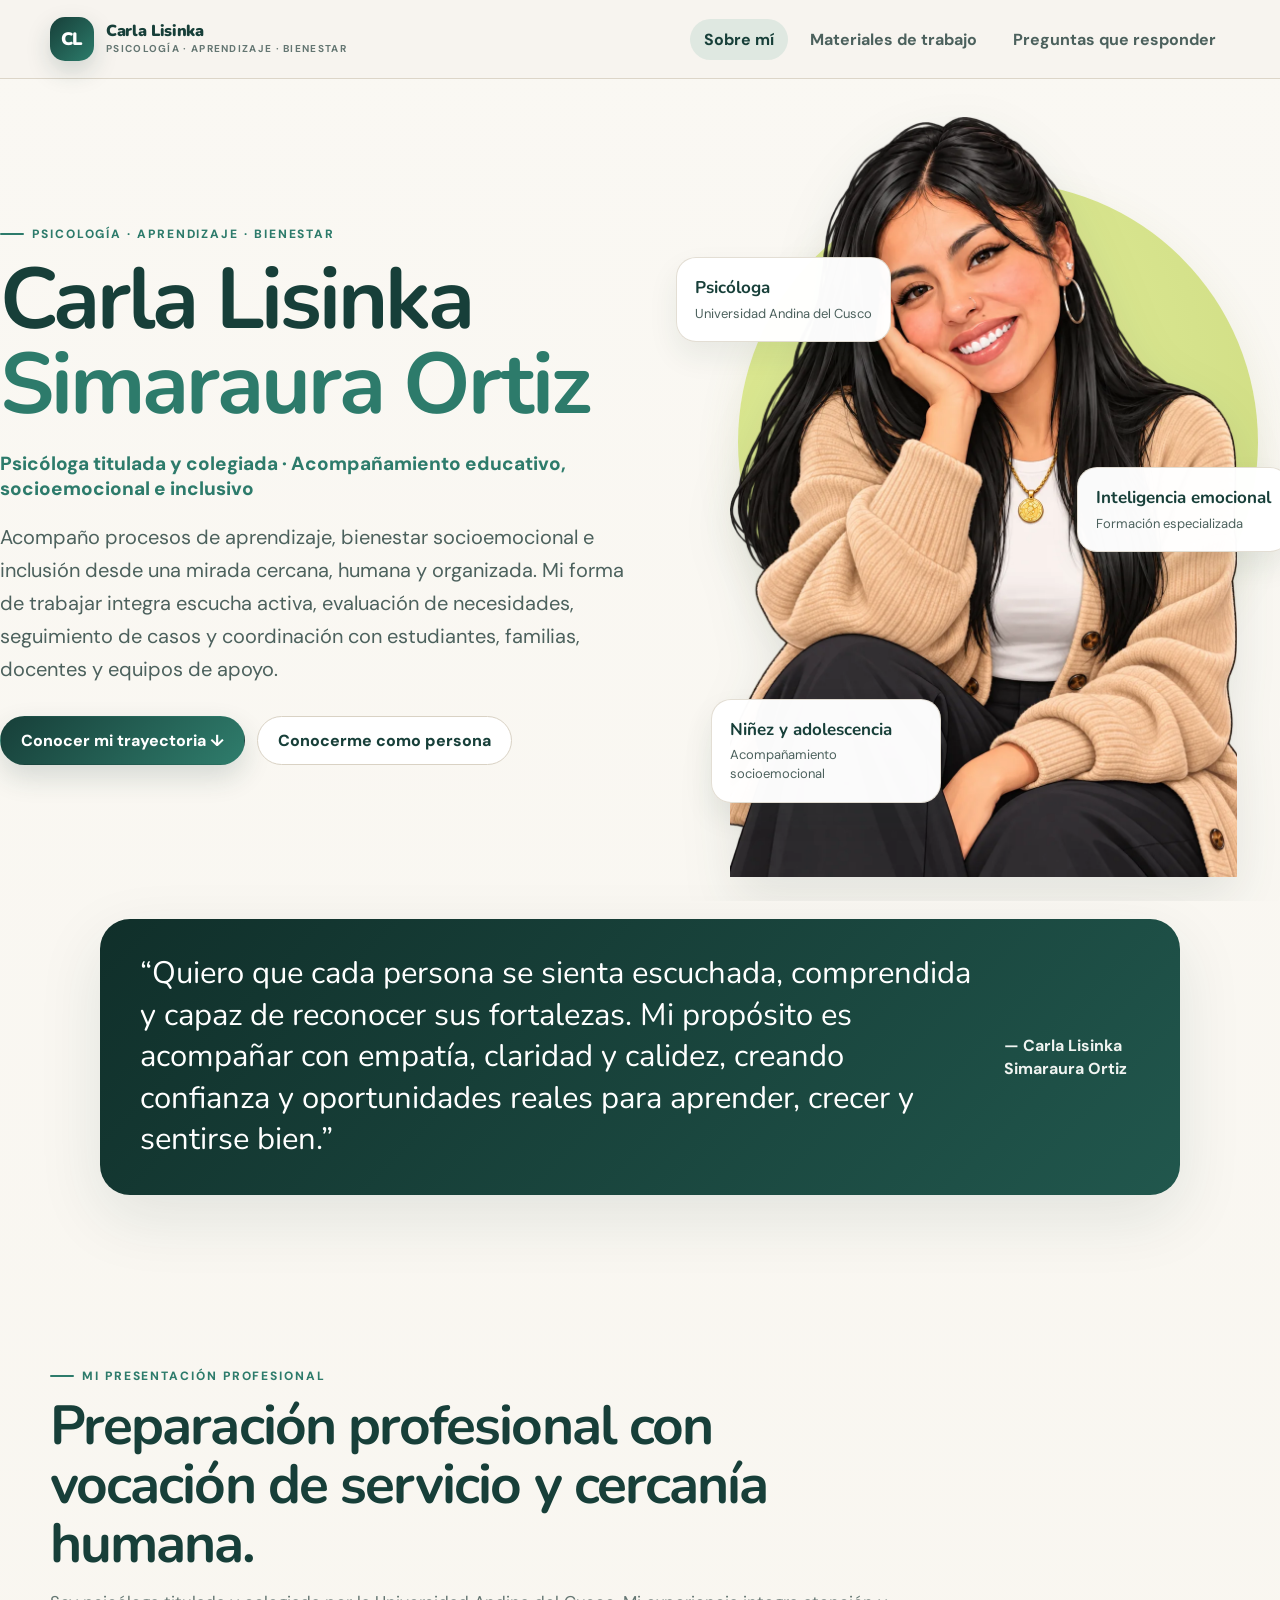
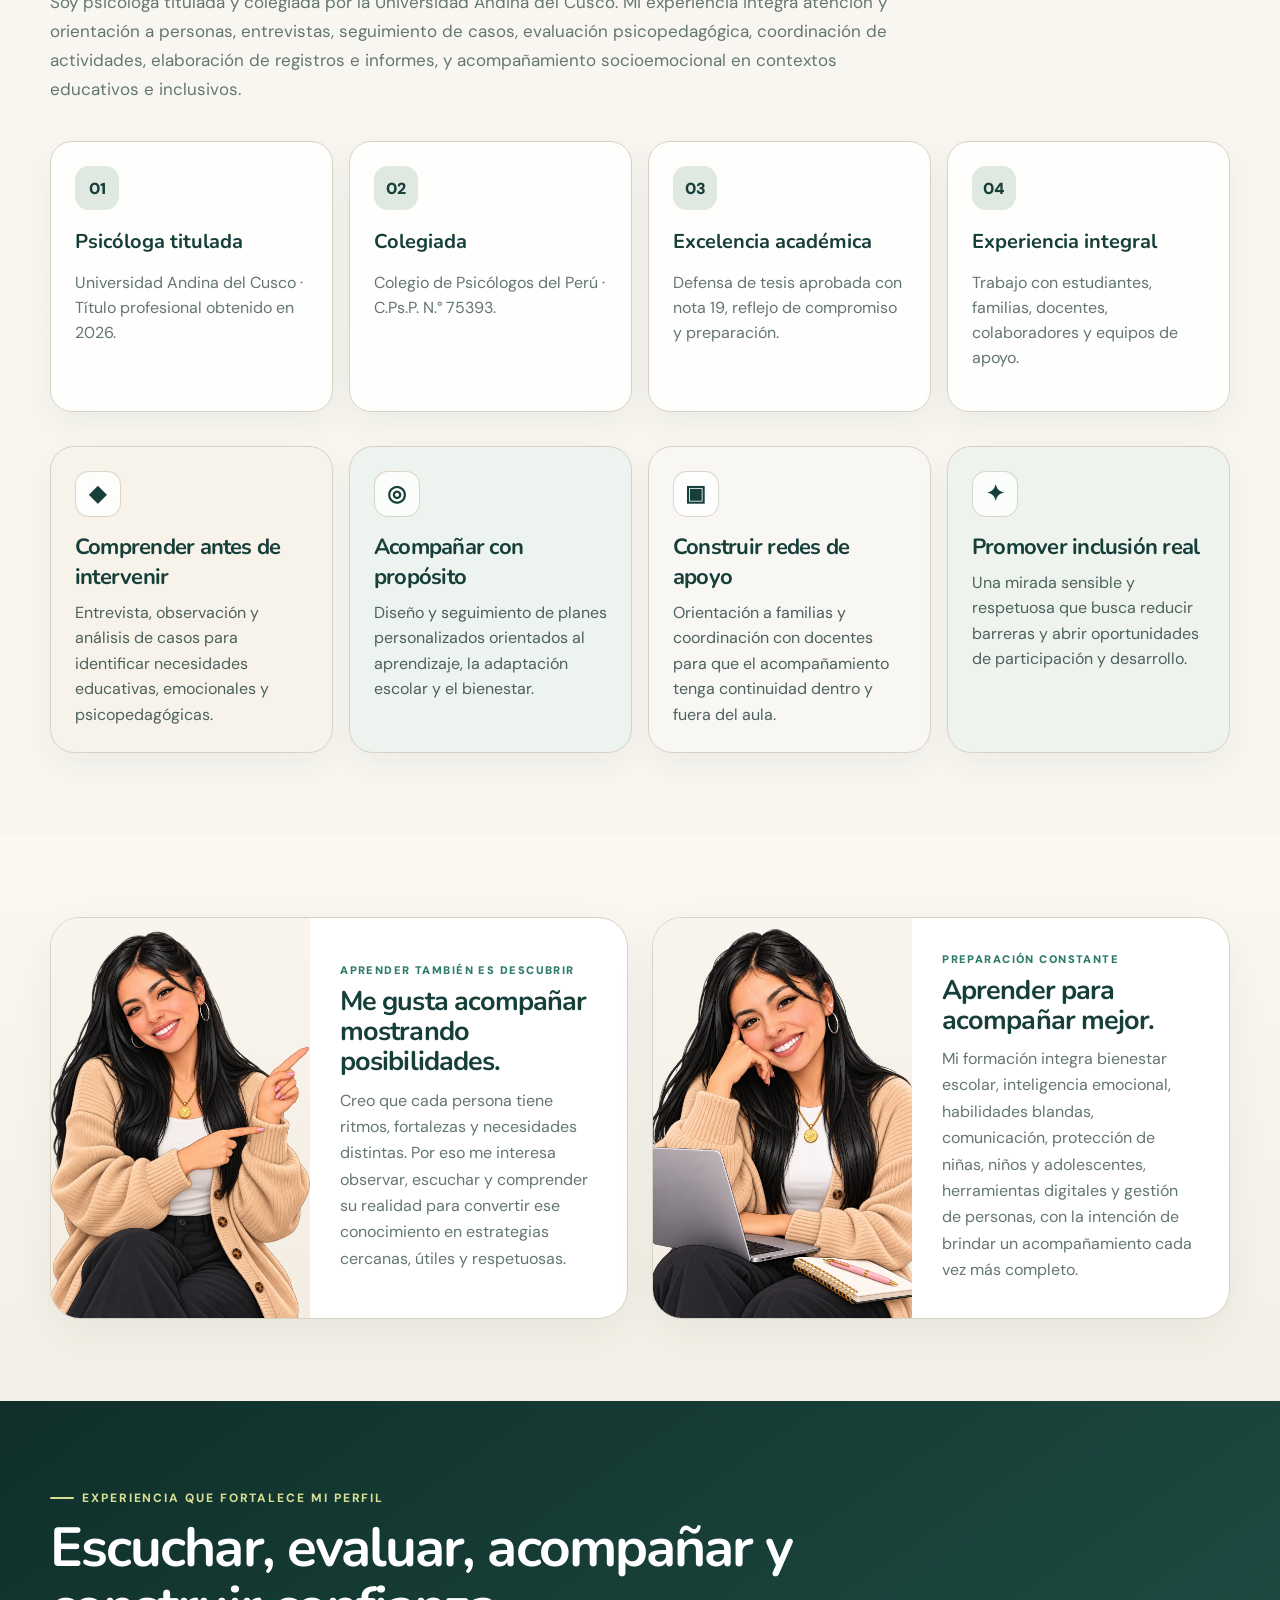
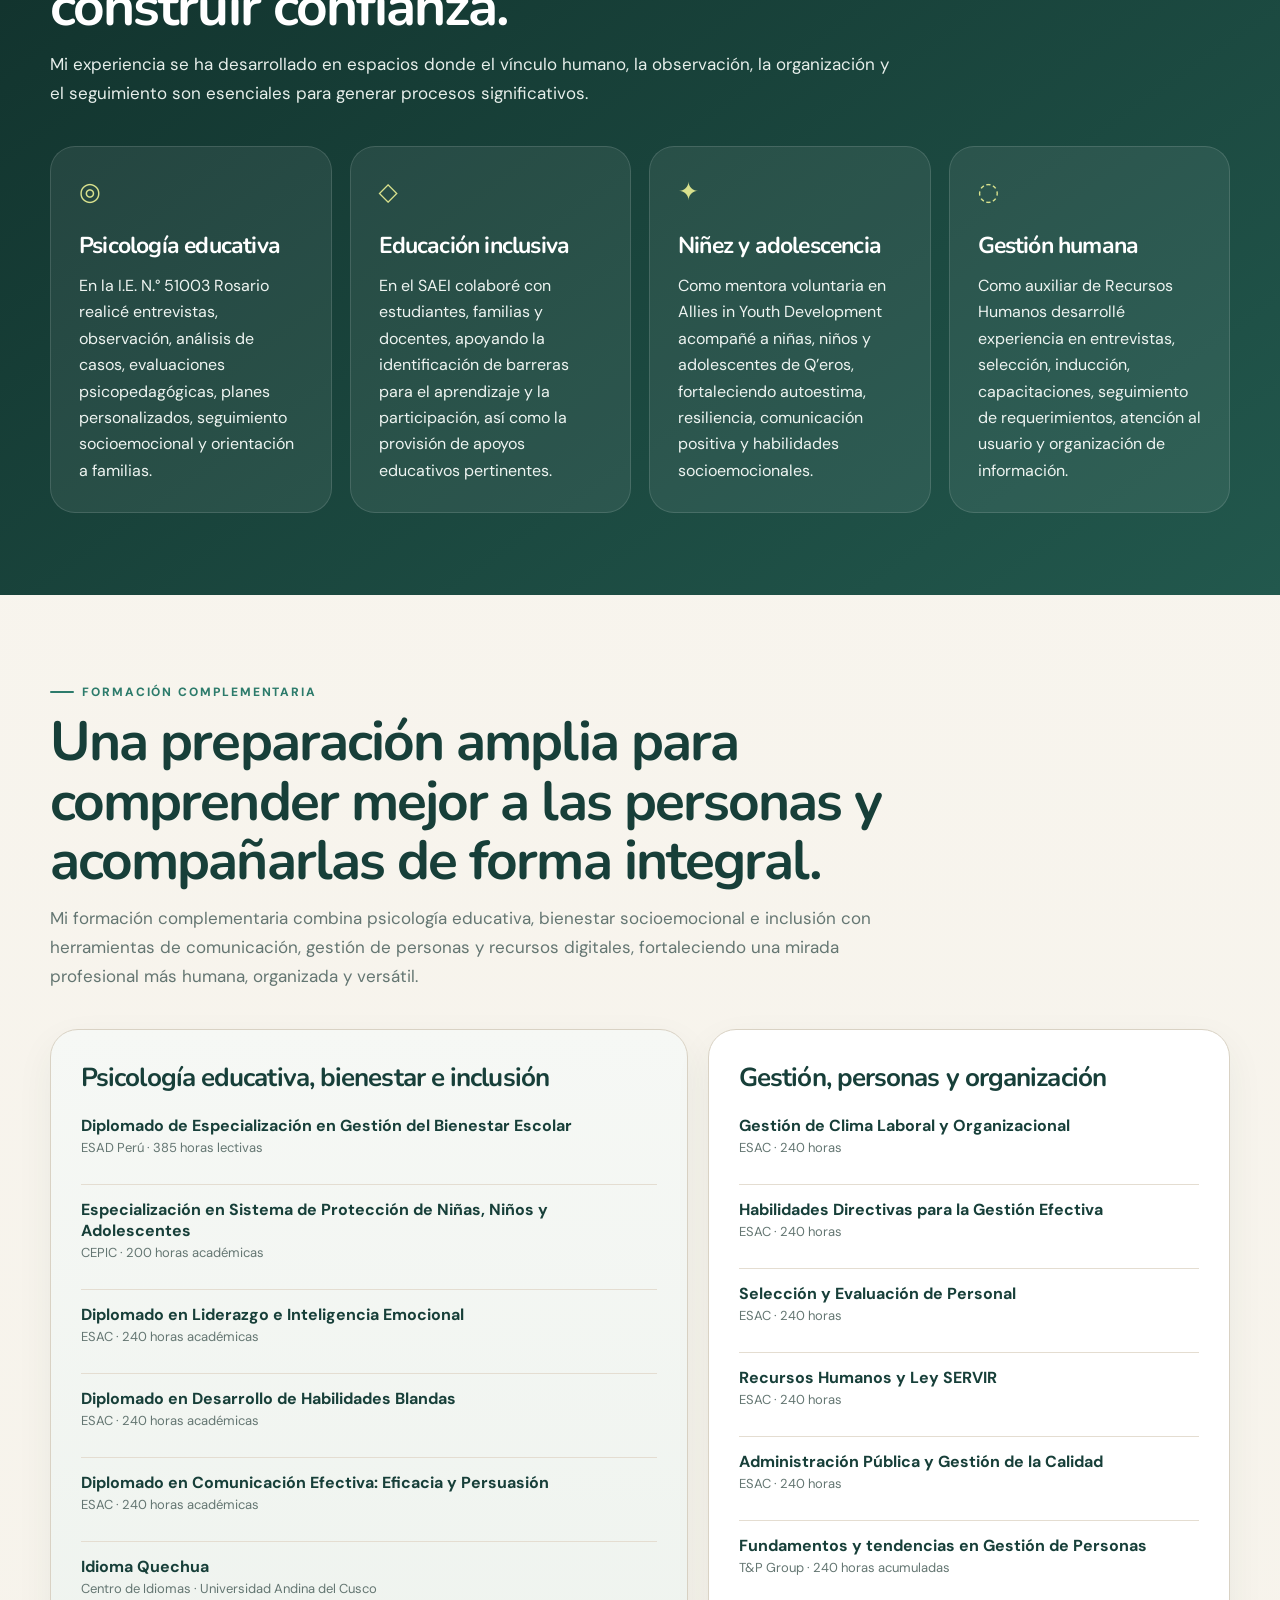
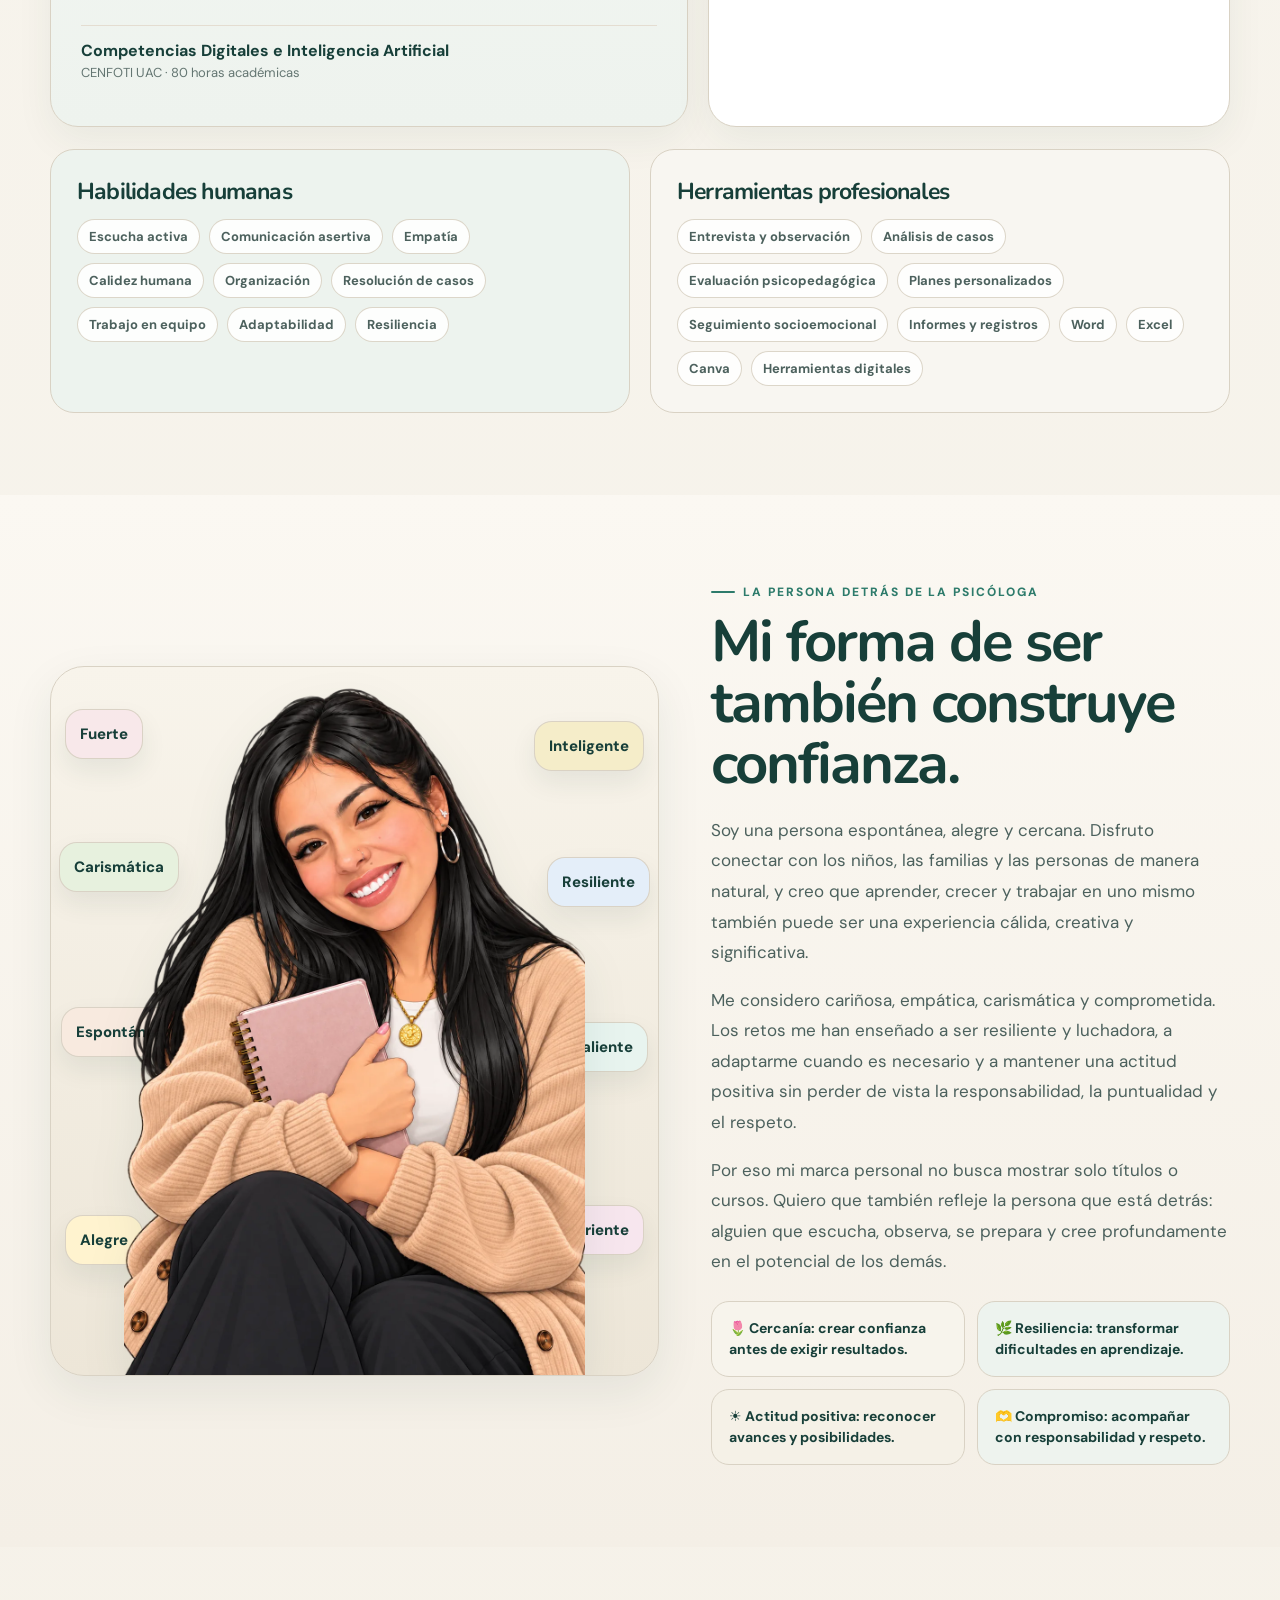
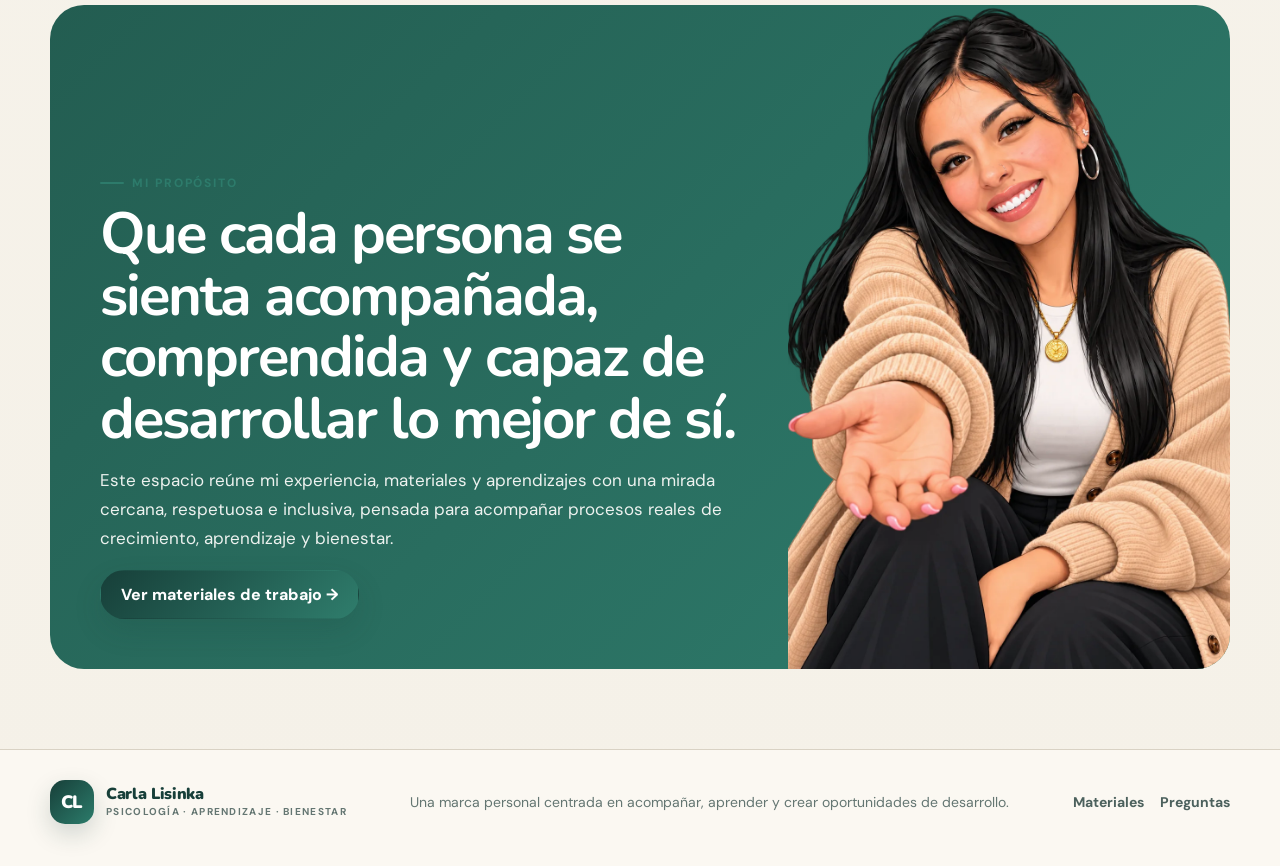
<file: index.html>
<!doctype html>
<html lang="es">
<head>
  <meta charset="utf-8">
  <meta name="viewport" content="width=device-width,initial-scale=1">
  <meta name="description" content="Marca personal de Carla Lisinka Simaraura Ortiz, psicóloga titulada y colegiada, enfocada en aprendizaje, bienestar socioemocional e inclusión.">
  <title>Carla Lisinka | Sobre mí</title>
  <link rel="stylesheet" href="styles-v5.css?v=5">
</head>
<body>
<header class="site-header"><div class="container nav-wrap">
  <a class="brand" href="index.html" aria-label="Carla Lisinka, inicio"><span class="brand-mark">CL</span><span class="brand-copy">Carla Lisinka<small>Psicología · Aprendizaje · Bienestar</small></span></a>
  <nav class="desktop-nav" aria-label="Navegación principal">
    <a href="index.html" class="active">Sobre mí</a>
    <a href="materiales.html">Materiales de trabajo</a>
    <a href="preguntas.html">Preguntas que responder</a>
  </nav>
  <button class="menu-btn" aria-label="Abrir menú">☰</button>
</div></header>

<main>
<section class="hero"><div class="container hero-grid">
  <div>
    <span class="kicker">Psicología · aprendizaje · bienestar</span>
    <h1>Carla Lisinka<br><span>Simaraura Ortiz</span></h1>
    <p class="hero-role">Psicóloga titulada y colegiada · Acompañamiento educativo, socioemocional e inclusivo</p>
    <p class="hero-lead">Acompaño procesos de aprendizaje, bienestar socioemocional e inclusión desde una mirada cercana, humana y organizada. Mi forma de trabajar integra escucha activa, evaluación de necesidades, seguimiento de casos y coordinación con estudiantes, familias, docentes y equipos de apoyo.</p>
    <div class="hero-actions"><a class="btn btn-primary" href="#trayectoria">Conocer mi trayectoria ↓</a><a class="btn btn-secondary" href="#personal">Conocerme como persona</a></div>
  </div>
  <div class="hero-visual">
    <img src="assets/carla/carla-hero.webp" alt="Carla Lisinka Simaraura Ortiz">
    <div class="float-card fc1"><strong>Psicóloga</strong>Universidad Andina del Cusco</div>
    <div class="float-card fc2"><strong>Inteligencia emocional</strong>Formación especializada</div>
    <div class="float-card fc3"><strong>Niñez y adolescencia</strong>Acompañamiento socioemocional</div>
  </div>
</div></section>

<div class="purpose-strip"><p>“Quiero que cada persona se sienta escuchada, comprendida y capaz de reconocer sus fortalezas. Mi propósito es acompañar con empatía, claridad y calidez, creando confianza y oportunidades reales para aprender, crecer y sentirse bien.”</p><span>— Carla Lisinka Simaraura Ortiz</span></div>

<section class="section" id="trayectoria"><div class="container">
  <div class="section-head"><span class="kicker">Mi presentación profesional</span><h2>Preparación profesional con vocación de servicio y cercanía humana.</h2><p>Soy psicóloga titulada y colegiada por la Universidad Andina del Cusco. Mi experiencia integra atención y orientación a personas, entrevistas, seguimiento de casos, evaluación psicopedagógica, coordinación de actividades, elaboración de registros e informes, y acompañamiento socioemocional en contextos educativos e inclusivos.</p></div>
  <div class="credential-grid">
    <article class="credential"><span class="num">01</span><strong>Psicóloga titulada</strong><p>Universidad Andina del Cusco · Título profesional obtenido en 2026.</p></article>
    <article class="credential"><span class="num">02</span><strong>Colegiada</strong><p>Colegio de Psicólogos del Perú · C.Ps.P. N.° 75393.</p></article>
    <article class="credential"><span class="num">03</span><strong>Excelencia académica</strong><p>Defensa de tesis aprobada con nota 19, reflejo de compromiso y preparación.</p></article>
    <article class="credential"><span class="num">04</span><strong>Experiencia integral</strong><p>Trabajo con estudiantes, familias, docentes, colaboradores y equipos de apoyo.</p></article>
  </div>
  <div class="focus-grid">
    <article class="focus-card"><div class="focus-icon minimal">◆</div><h3>Comprender antes de intervenir</h3><p>Entrevista, observación y análisis de casos para identificar necesidades educativas, emocionales y psicopedagógicas.</p></article>
    <article class="focus-card"><div class="focus-icon minimal">◎</div><h3>Acompañar con propósito</h3><p>Diseño y seguimiento de planes personalizados orientados al aprendizaje, la adaptación escolar y el bienestar.</p></article>
    <article class="focus-card"><div class="focus-icon minimal">▣</div><h3>Construir redes de apoyo</h3><p>Orientación a familias y coordinación con docentes para que el acompañamiento tenga continuidad dentro y fuera del aula.</p></article>
    <article class="focus-card"><div class="focus-icon minimal">✦</div><h3>Promover inclusión real</h3><p>Una mirada sensible y respetuosa que busca reducir barreras y abrir oportunidades de participación y desarrollo.</p></article>
  </div>
</div></section>

<section class="section soft"><div class="container story-grid">
  <article class="story-card"><img src="assets/carla/carla-senalando.webp" alt="Carla señalando"><div class="story-copy"><span class="mini-label">APRENDER TAMBIÉN ES DESCUBRIR</span><h3>Me gusta acompañar mostrando posibilidades.</h3><p>Creo que cada persona tiene ritmos, fortalezas y necesidades distintas. Por eso me interesa observar, escuchar y comprender su realidad para convertir ese conocimiento en estrategias cercanas, útiles y respetuosas.</p></div></article>
  <article class="story-card"><img src="assets/carla/carla-laptop.webp" alt="Carla en un espacio de trabajo y aprendizaje"><div class="story-copy"><span class="mini-label">PREPARACIÓN CONSTANTE</span><h3>Aprender para acompañar mejor.</h3><p>Mi formación integra bienestar escolar, inteligencia emocional, habilidades blandas, comunicación, protección de niñas, niños y adolescentes, herramientas digitales y gestión de personas, con la intención de brindar un acompañamiento cada vez más completo.</p></div></article>
</div></section>

<section class="section dark"><div class="container">
  <div class="section-head"><span class="kicker">Experiencia que fortalece mi perfil</span><h2>Escuchar, evaluar, acompañar y construir confianza.</h2><p>Mi experiencia se ha desarrollado en espacios donde el vínculo humano, la observación, la organización y el seguimiento son esenciales para generar procesos significativos.</p></div>
  <div class="experience-grid">
    <article class="experience-card"><div class="icon">◎</div><h3>Psicología educativa</h3><p>En la I.E. N.° 51003 Rosario realicé entrevistas, observación, análisis de casos, evaluaciones psicopedagógicas, planes personalizados, seguimiento socioemocional y orientación a familias.</p></article>
    <article class="experience-card"><div class="icon">◇</div><h3>Educación inclusiva</h3><p>En el SAEI colaboré con estudiantes, familias y docentes, apoyando la identificación de barreras para el aprendizaje y la participación, así como la provisión de apoyos educativos pertinentes.</p></article>
    <article class="experience-card"><div class="icon">✦</div><h3>Niñez y adolescencia</h3><p>Como mentora voluntaria en Allies in Youth Development acompañé a niñas, niños y adolescentes de Q’eros, fortaleciendo autoestima, resiliencia, comunicación positiva y habilidades socioemocionales.</p></article>
    <article class="experience-card"><div class="icon">◌</div><h3>Gestión humana</h3><p>Como auxiliar de Recursos Humanos desarrollé experiencia en entrevistas, selección, inducción, capacitaciones, seguimiento de requerimientos, atención al usuario y organización de información.</p></article>
  </div>
</div></section>

<section class="section"><div class="container">
  <div class="section-head"><span class="kicker">Formación complementaria</span><h2>Una preparación amplia para comprender mejor a las personas y acompañarlas de forma integral.</h2><p>Mi formación complementaria combina psicología educativa, bienestar socioemocional e inclusión con herramientas de comunicación, gestión de personas y recursos digitales, fortaleciendo una mirada profesional más humana, organizada y versátil.</p></div>
  <div class="training-grid">
    <article class="training-panel featured"><h3>Psicología educativa, bienestar e inclusión</h3><ul>
      <li><strong>Diplomado de Especialización en Gestión del Bienestar Escolar</strong><span>ESAD Perú · 385 horas lectivas</span></li>
      <li><strong>Especialización en Sistema de Protección de Niñas, Niños y Adolescentes</strong><span>CEPIC · 200 horas académicas</span></li>
      <li><strong>Diplomado en Liderazgo e Inteligencia Emocional</strong><span>ESAC · 240 horas académicas</span></li>
      <li><strong>Diplomado en Desarrollo de Habilidades Blandas</strong><span>ESAC · 240 horas académicas</span></li>
      <li><strong>Diplomado en Comunicación Efectiva: Eficacia y Persuasión</strong><span>ESAC · 240 horas académicas</span></li>
      <li><strong>Idioma Quechua</strong><span>Centro de Idiomas · Universidad Andina del Cusco</span></li>
      <li><strong>Competencias Digitales e Inteligencia Artificial</strong><span>CENFOTI UAC · 80 horas académicas</span></li>
    </ul></article>
    <article class="training-panel"><h3>Gestión, personas y organización</h3><ul>
      <li><strong>Gestión de Clima Laboral y Organizacional</strong><span>ESAC · 240 horas</span></li>
      <li><strong>Habilidades Directivas para la Gestión Efectiva</strong><span>ESAC · 240 horas</span></li>
      <li><strong>Selección y Evaluación de Personal</strong><span>ESAC · 240 horas</span></li>
      <li><strong>Recursos Humanos y Ley SERVIR</strong><span>ESAC · 240 horas</span></li>
      <li><strong>Administración Pública y Gestión de la Calidad</strong><span>ESAC · 240 horas</span></li>
      <li><strong>Fundamentos y tendencias en Gestión de Personas</strong><span>T&P Group · 240 horas acumuladas</span></li>
    </ul></article>
  </div>
  <div class="skills-strip">
    <article class="skill-box"><h3>Habilidades humanas</h3><div class="skill-tags"><span>Escucha activa</span><span>Comunicación asertiva</span><span>Empatía</span><span>Calidez humana</span><span>Organización</span><span>Resolución de casos</span><span>Trabajo en equipo</span><span>Adaptabilidad</span><span>Resiliencia</span></div></article>
    <article class="skill-box"><h3>Herramientas profesionales</h3><div class="skill-tags"><span>Entrevista y observación</span><span>Análisis de casos</span><span>Evaluación psicopedagógica</span><span>Planes personalizados</span><span>Seguimiento socioemocional</span><span>Informes y registros</span><span>Word</span><span>Excel</span><span>Canva</span><span>Herramientas digitales</span></div></article>
  </div>
</div></section>

<section class="section soft" id="personal"><div class="container personal-grid">
  <div class="personal-photo-shell">
    <div class="personal-photo" aria-label="Rasgos personales de Carla">
      <img src="assets/carla/carla-cuaderno.webp" alt="Carla sosteniendo un cuaderno">
      <div class="sticky-cloud">
        <span class="sticky-note">Fuerte</span>
        <span class="sticky-note">Inteligente</span>
        <span class="sticky-note">Carismática</span>
        <span class="sticky-note">Resiliente</span>
        <span class="sticky-note">Espontánea</span>
        <span class="sticky-note">Valiente</span>
        <span class="sticky-note">Alegre</span>
        <span class="sticky-note">Sonriente</span>
      </div>
    </div></div>
  <div class="personal-copy">
    <span class="kicker">La persona detrás de la psicóloga</span>
    <h2>Mi forma de ser también construye confianza.</h2>
    <p>Soy una persona espontánea, alegre y cercana. Disfruto conectar con los niños, las familias y las personas de manera natural, y creo que aprender, crecer y trabajar en uno mismo también puede ser una experiencia cálida, creativa y significativa.</p>
    <p>Me considero cariñosa, empática, carismática y comprometida. Los retos me han enseñado a ser resiliente y luchadora, a adaptarme cuando es necesario y a mantener una actitud positiva sin perder de vista la responsabilidad, la puntualidad y el respeto.</p>
    <p>Por eso mi marca personal no busca mostrar solo títulos o cursos. Quiero que también refleje la persona que está detrás: alguien que escucha, observa, se prepara y cree profundamente en el potencial de los demás.</p>
    <div class="personal-highlights">
      <div class="personal-highlight">🌷 <strong>Cercanía:</strong> crear confianza antes de exigir resultados.</div>
      <div class="personal-highlight">🌿 <strong>Resiliencia:</strong> transformar dificultades en aprendizaje.</div>
      <div class="personal-highlight">☀️ <strong>Actitud positiva:</strong> reconocer avances y posibilidades.</div>
      <div class="personal-highlight">🫶 <strong>Compromiso:</strong> acompañar con responsabilidad y respeto.</div>
    </div>
  </div>
</div></section>

<section class="final-cta"><div class="container final-box"><div class="final-copy"><span class="kicker">Mi propósito</span><h2>Que cada persona se sienta acompañada, comprendida y capaz de desarrollar lo mejor de sí.</h2><p>Este espacio reúne mi experiencia, materiales y aprendizajes con una mirada cercana, respetuosa e inclusiva, pensada para acompañar procesos reales de crecimiento, aprendizaje y bienestar.</p><a class="btn btn-primary" href="materiales.html">Ver materiales de trabajo →</a></div><img src="assets/carla/carla-bienvenida.webp" alt="Carla dando la bienvenida"></div></section>
</main>

<footer><div class="container footer-wrap"><a class="brand" href="index.html"><span class="brand-mark">CL</span><span class="brand-copy">Carla Lisinka<small>Psicología · Aprendizaje · Bienestar</small></span></a><p>Una marca personal centrada en acompañar, aprender y crear oportunidades de desarrollo.</p><div class="footer-links"><a href="materiales.html">Materiales</a><a href="preguntas.html">Preguntas</a></div></div></footer>
<script src="script-v5.js?v=5"></script>
</body>
</html>
</file>
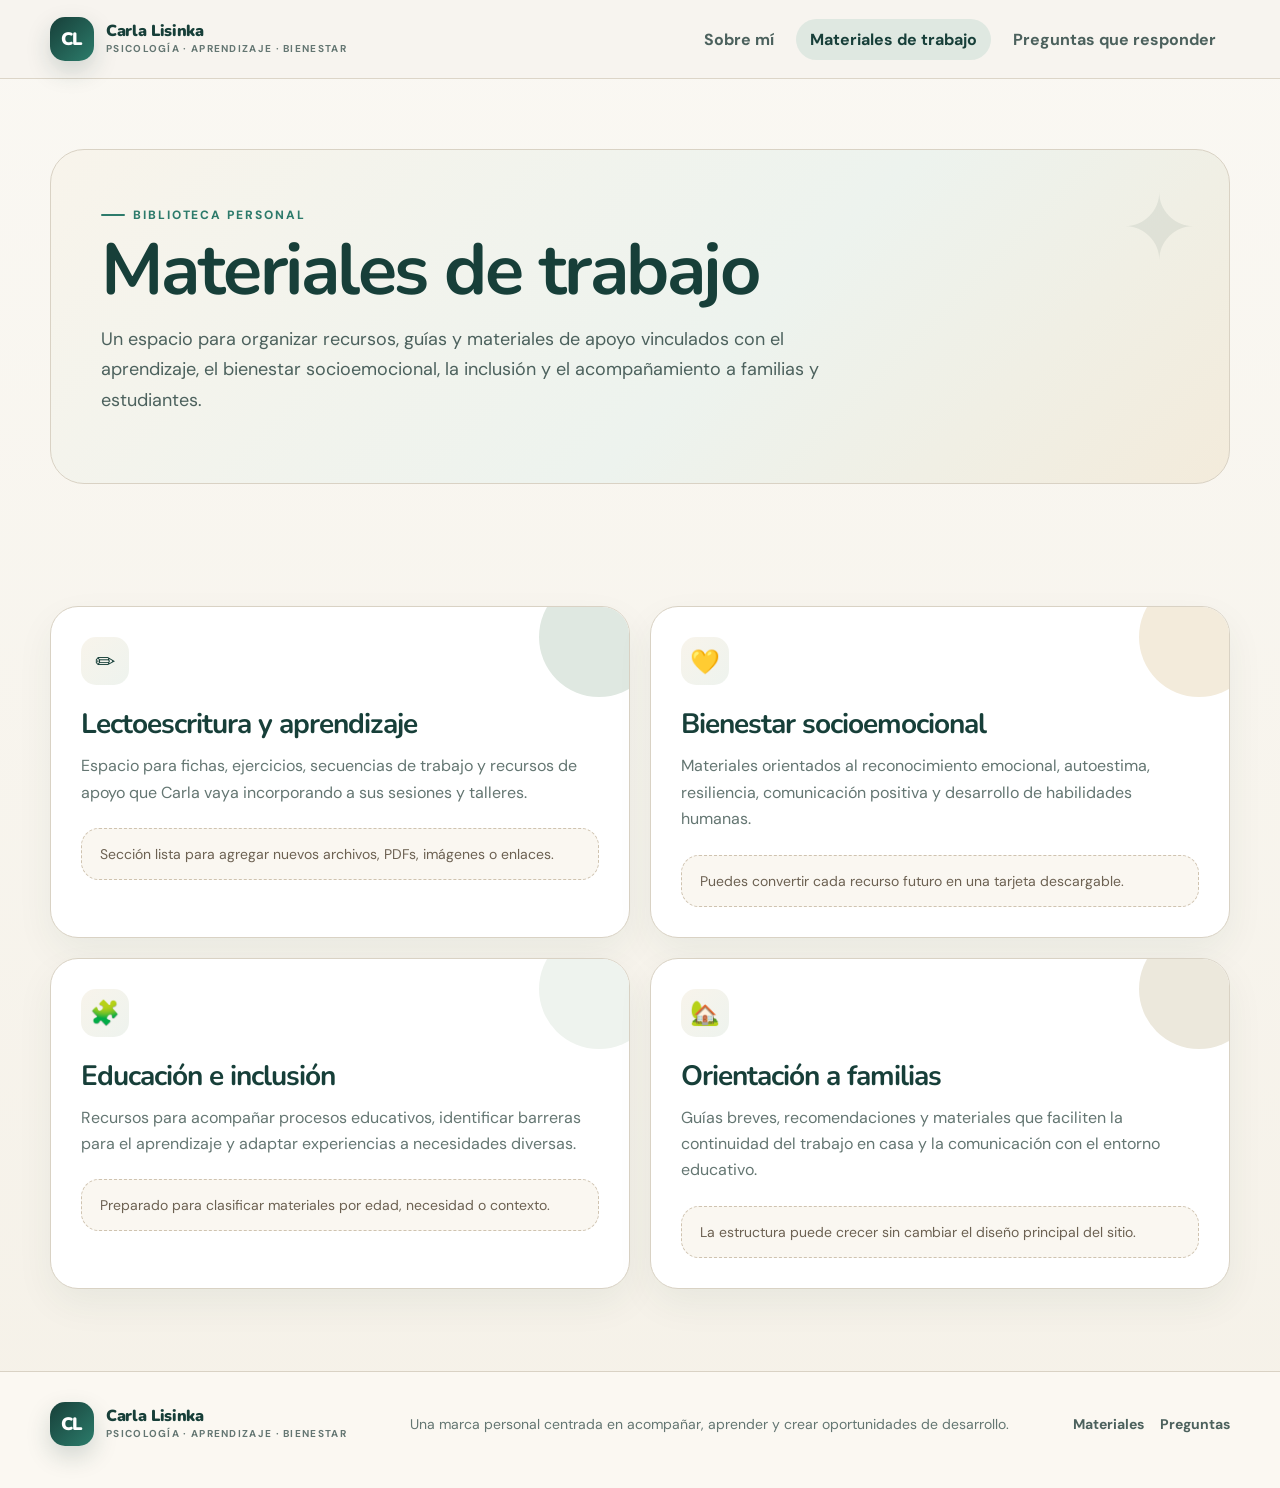
<file: materiales.html>
<!doctype html><html lang="es"><head><meta charset="utf-8"><meta name="viewport" content="width=device-width,initial-scale=1"><meta name="description" content="Materiales de trabajo de Carla Lisinka."><title>Carla Lisinka | Materiales de trabajo</title><link rel="stylesheet" href="styles-v5.css?v=5"></head><body><header class="site-header"><div class="container nav-wrap">
  <a class="brand" href="index.html" aria-label="Carla Lisinka, inicio"><span class="brand-mark">CL</span><span class="brand-copy">Carla Lisinka<small>Psicología · Aprendizaje · Bienestar</small></span></a>
  <nav class="desktop-nav" aria-label="Navegación principal">
    <a href="index.html" class="">Sobre mí</a>
    <a href="materiales.html" class="active">Materiales de trabajo</a>
    <a href="preguntas.html" class="">Preguntas que responder</a>
  </nav>
  <button class="menu-btn" aria-label="Abrir menú">☰</button>
</div></header><main><section class="page-hero"><div class="container"><div class="page-hero-inner"><span class="kicker">Biblioteca personal</span><h1>Materiales de trabajo</h1><p>Un espacio para organizar recursos, guías y materiales de apoyo vinculados con el aprendizaje, el bienestar socioemocional, la inclusión y el acompañamiento a familias y estudiantes.</p></div></div></section><section class="section"><div class="container"><div class="material-grid"><article class="material-card"><div class="material-icon">✏️</div><h3>Lectoescritura y aprendizaje</h3><p>Espacio para fichas, ejercicios, secuencias de trabajo y recursos de apoyo que Carla vaya incorporando a sus sesiones y talleres.</p><div class="material-note">Sección lista para agregar nuevos archivos, PDFs, imágenes o enlaces.</div></article><article class="material-card"><div class="material-icon">💛</div><h3>Bienestar socioemocional</h3><p>Materiales orientados al reconocimiento emocional, autoestima, resiliencia, comunicación positiva y desarrollo de habilidades humanas.</p><div class="material-note">Puedes convertir cada recurso futuro en una tarjeta descargable.</div></article><article class="material-card"><div class="material-icon">🧩</div><h3>Educación e inclusión</h3><p>Recursos para acompañar procesos educativos, identificar barreras para el aprendizaje y adaptar experiencias a necesidades diversas.</p><div class="material-note">Preparado para clasificar materiales por edad, necesidad o contexto.</div></article><article class="material-card"><div class="material-icon">🏡</div><h3>Orientación a familias</h3><p>Guías breves, recomendaciones y materiales que faciliten la continuidad del trabajo en casa y la comunicación con el entorno educativo.</p><div class="material-note">La estructura puede crecer sin cambiar el diseño principal del sitio.</div></article></div></div></section></main><footer><div class="container footer-wrap"><a class="brand" href="index.html"><span class="brand-mark">CL</span><span class="brand-copy">Carla Lisinka<small>Psicología · Aprendizaje · Bienestar</small></span></a><p>Una marca personal centrada en acompañar, aprender y crear oportunidades de desarrollo.</p><div class="footer-links"><a href="materiales.html">Materiales</a><a href="preguntas.html">Preguntas</a></div></div></footer><script src="script-v5.js?v=5"></script></body></html>
</file>
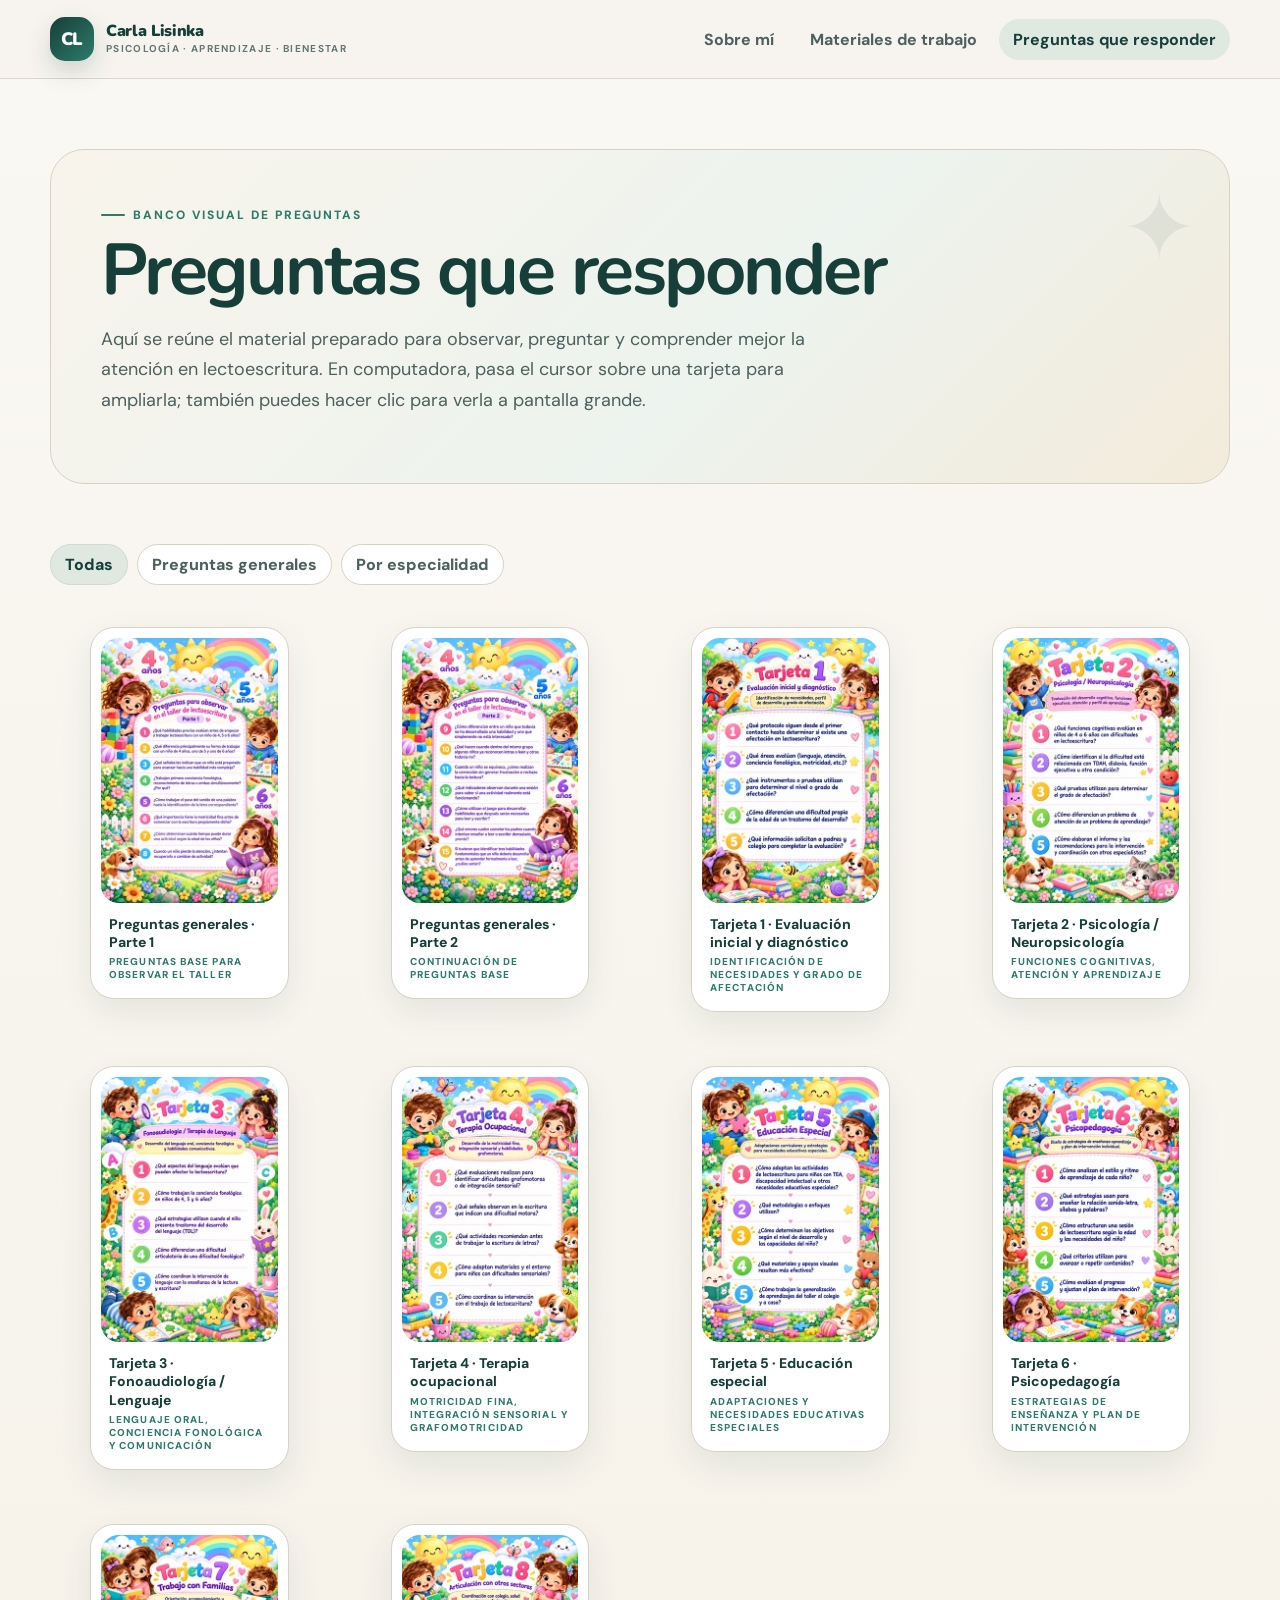
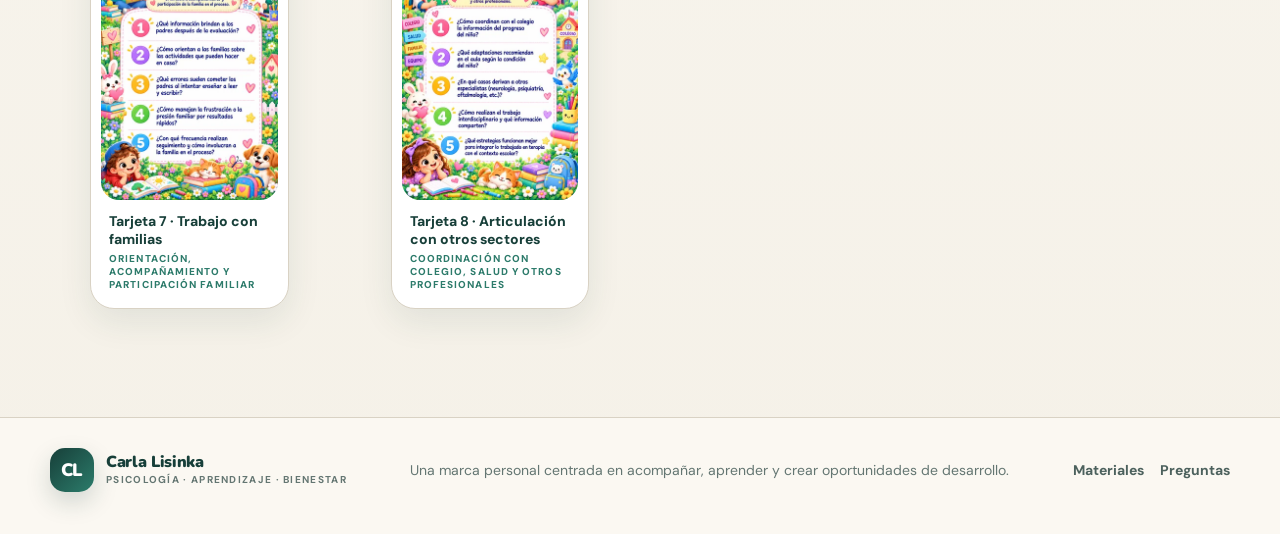
<file: preguntas.html>
<!doctype html><html lang="es"><head><meta charset="utf-8"><meta name="viewport" content="width=device-width,initial-scale=1"><meta name="description" content="Preguntas de observación y aprendizaje para talleres de lectoescritura."><title>Carla Lisinka | Preguntas que responder</title><link rel="stylesheet" href="styles-v5.css?v=5"></head><body><header class="site-header"><div class="container nav-wrap">
  <a class="brand" href="index.html" aria-label="Carla Lisinka, inicio"><span class="brand-mark">CL</span><span class="brand-copy">Carla Lisinka<small>Psicología · Aprendizaje · Bienestar</small></span></a>
  <nav class="desktop-nav" aria-label="Navegación principal">
    <a href="index.html" class="">Sobre mí</a>
    <a href="materiales.html" class="">Materiales de trabajo</a>
    <a href="preguntas.html" class="active">Preguntas que responder</a>
  </nav>
  <button class="menu-btn" aria-label="Abrir menú">☰</button>
</div></header><main><section class="page-hero"><div class="container"><div class="page-hero-inner"><span class="kicker">Banco visual de preguntas</span><h1>Preguntas que responder</h1><p>Aquí se reúne el material preparado para observar, preguntar y comprender mejor la atención en lectoescritura. En computadora, pasa el cursor sobre una tarjeta para ampliarla; también puedes hacer clic para verla a pantalla grande.</p></div></div></section><section class="question-section"><div class="container"><div class="questions-toolbar"><button class="filter-btn active" data-filter="all">Todas</button><button class="filter-btn" data-filter="general">Preguntas generales</button><button class="filter-btn" data-filter="especialidad">Por especialidad</button></div><div class="question-grid"><figure class="question-card" data-category="general" data-full="assets/preguntas/01-preguntas-generales-parte-1.webp"><img loading="lazy" src="assets/preguntas/01-preguntas-generales-parte-1-thumb.webp" alt="Preguntas generales · Parte 1"><figcaption>Preguntas generales · Parte 1<span class="tag">Preguntas base para observar el taller</span></figcaption></figure>
<figure class="question-card" data-category="general" data-full="assets/preguntas/02-preguntas-generales-parte-2.webp"><img loading="lazy" src="assets/preguntas/02-preguntas-generales-parte-2-thumb.webp" alt="Preguntas generales · Parte 2"><figcaption>Preguntas generales · Parte 2<span class="tag">Continuación de preguntas base</span></figcaption></figure>
<figure class="question-card" data-category="especialidad" data-full="assets/preguntas/03-evaluacion-inicial-diagnostico.webp"><img loading="lazy" src="assets/preguntas/03-evaluacion-inicial-diagnostico-thumb.webp" alt="Tarjeta 1 · Evaluación inicial y diagnóstico"><figcaption>Tarjeta 1 · Evaluación inicial y diagnóstico<span class="tag">Identificación de necesidades y grado de afectación</span></figcaption></figure>
<figure class="question-card" data-category="especialidad" data-full="assets/preguntas/04-psicologia-neuropsicologia.webp"><img loading="lazy" src="assets/preguntas/04-psicologia-neuropsicologia-thumb.webp" alt="Tarjeta 2 · Psicología / Neuropsicología"><figcaption>Tarjeta 2 · Psicología / Neuropsicología<span class="tag">Funciones cognitivas, atención y aprendizaje</span></figcaption></figure>
<figure class="question-card" data-category="especialidad" data-full="assets/preguntas/05-fonoaudiologia-terapia-lenguaje.webp"><img loading="lazy" src="assets/preguntas/05-fonoaudiologia-terapia-lenguaje-thumb.webp" alt="Tarjeta 3 · Fonoaudiología / Lenguaje"><figcaption>Tarjeta 3 · Fonoaudiología / Lenguaje<span class="tag">Lenguaje oral, conciencia fonológica y comunicación</span></figcaption></figure>
<figure class="question-card" data-category="especialidad" data-full="assets/preguntas/06-terapia-ocupacional.webp"><img loading="lazy" src="assets/preguntas/06-terapia-ocupacional-thumb.webp" alt="Tarjeta 4 · Terapia ocupacional"><figcaption>Tarjeta 4 · Terapia ocupacional<span class="tag">Motricidad fina, integración sensorial y grafomotricidad</span></figcaption></figure>
<figure class="question-card" data-category="especialidad" data-full="assets/preguntas/07-educacion-especial.webp"><img loading="lazy" src="assets/preguntas/07-educacion-especial-thumb.webp" alt="Tarjeta 5 · Educación especial"><figcaption>Tarjeta 5 · Educación especial<span class="tag">Adaptaciones y necesidades educativas especiales</span></figcaption></figure>
<figure class="question-card" data-category="especialidad" data-full="assets/preguntas/08-psicopedagogia.webp"><img loading="lazy" src="assets/preguntas/08-psicopedagogia-thumb.webp" alt="Tarjeta 6 · Psicopedagogía"><figcaption>Tarjeta 6 · Psicopedagogía<span class="tag">Estrategias de enseñanza y plan de intervención</span></figcaption></figure>
<figure class="question-card" data-category="especialidad" data-full="assets/preguntas/09-trabajo-con-familias.webp"><img loading="lazy" src="assets/preguntas/09-trabajo-con-familias-thumb.webp" alt="Tarjeta 7 · Trabajo con familias"><figcaption>Tarjeta 7 · Trabajo con familias<span class="tag">Orientación, acompañamiento y participación familiar</span></figcaption></figure>
<figure class="question-card" data-category="especialidad" data-full="assets/preguntas/10-articulacion-otros-sectores.webp"><img loading="lazy" src="assets/preguntas/10-articulacion-otros-sectores-thumb.webp" alt="Tarjeta 8 · Articulación con otros sectores"><figcaption>Tarjeta 8 · Articulación con otros sectores<span class="tag">Coordinación con colegio, salud y otros profesionales</span></figcaption></figure></div></div></section></main><div class="lightbox" role="dialog" aria-modal="true" aria-label="Vista ampliada"><button class="lightbox-close" aria-label="Cerrar">×</button><img alt="Tarjeta ampliada"></div><footer><div class="container footer-wrap"><a class="brand" href="index.html"><span class="brand-mark">CL</span><span class="brand-copy">Carla Lisinka<small>Psicología · Aprendizaje · Bienestar</small></span></a><p>Una marca personal centrada en acompañar, aprender y crear oportunidades de desarrollo.</p><div class="footer-links"><a href="materiales.html">Materiales</a><a href="preguntas.html">Preguntas</a></div></div></footer><script src="script-v5.js?v=5"></script></body></html>
</file>
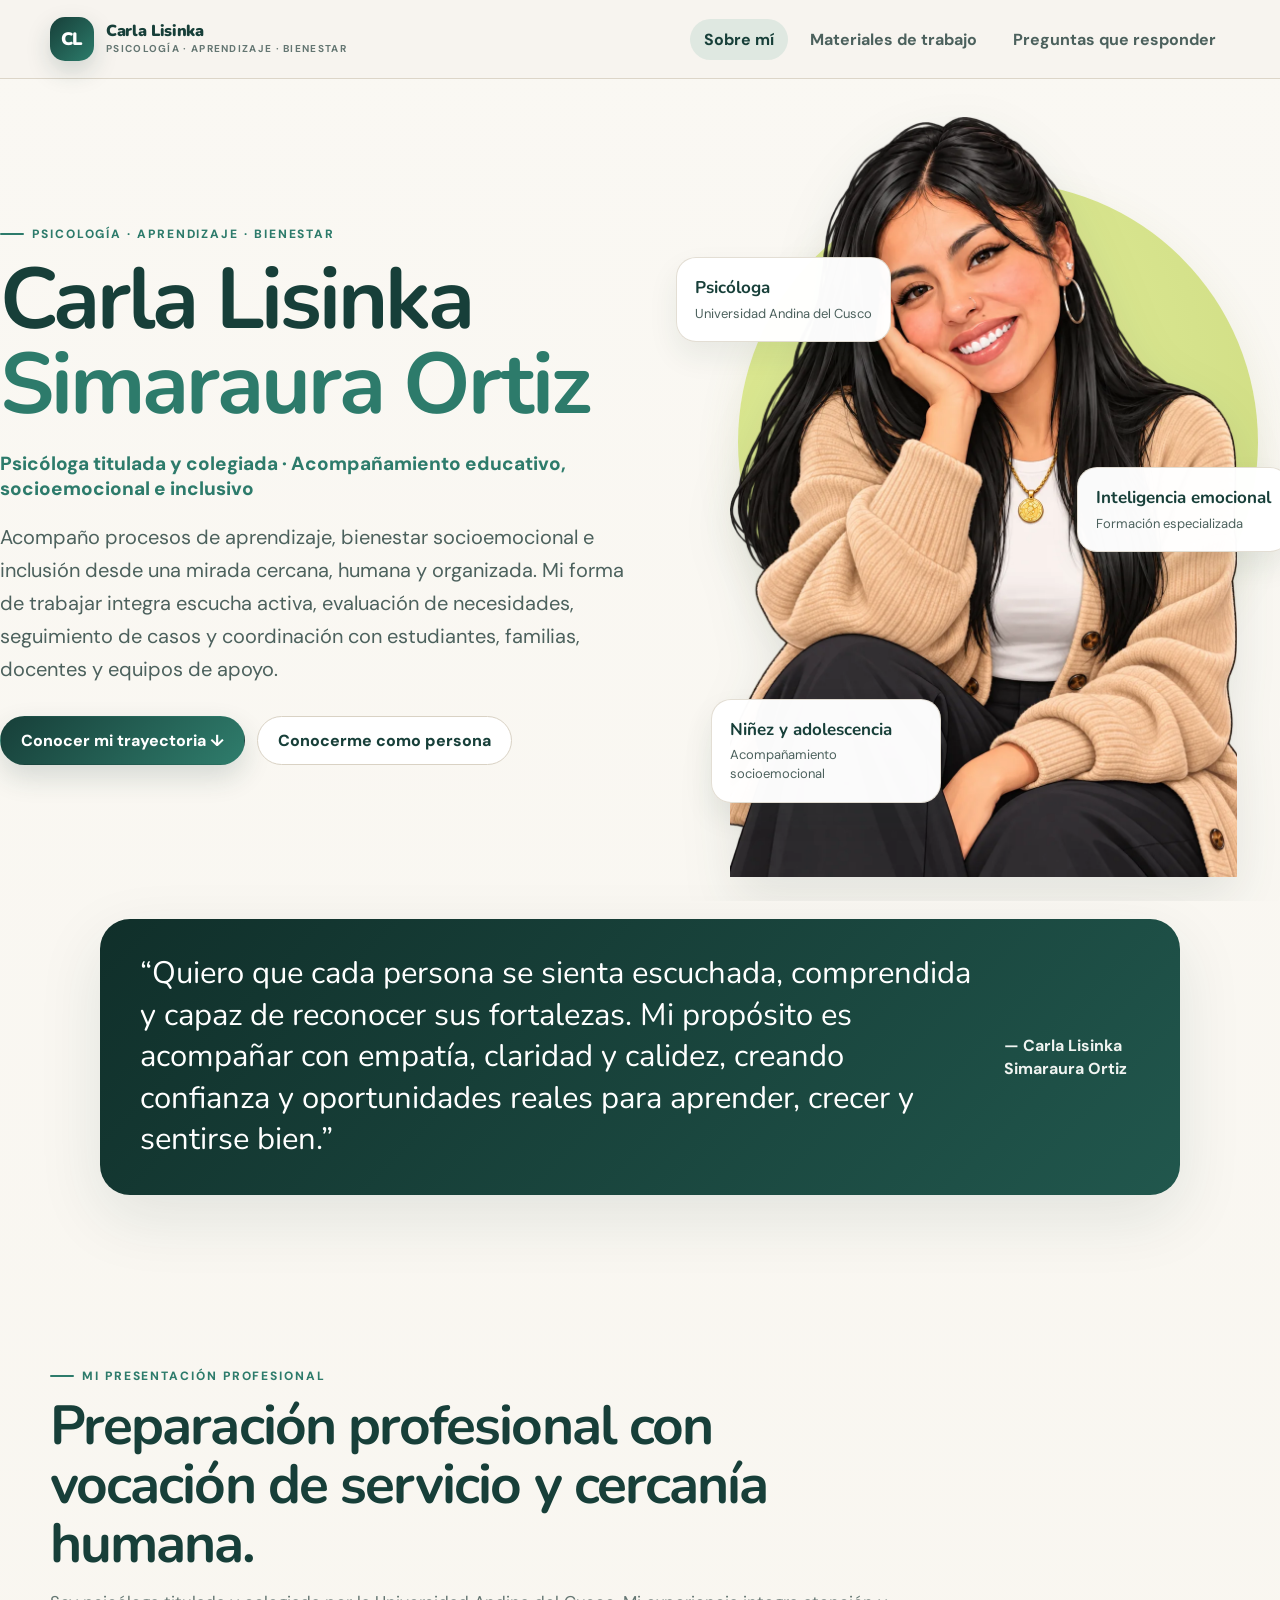
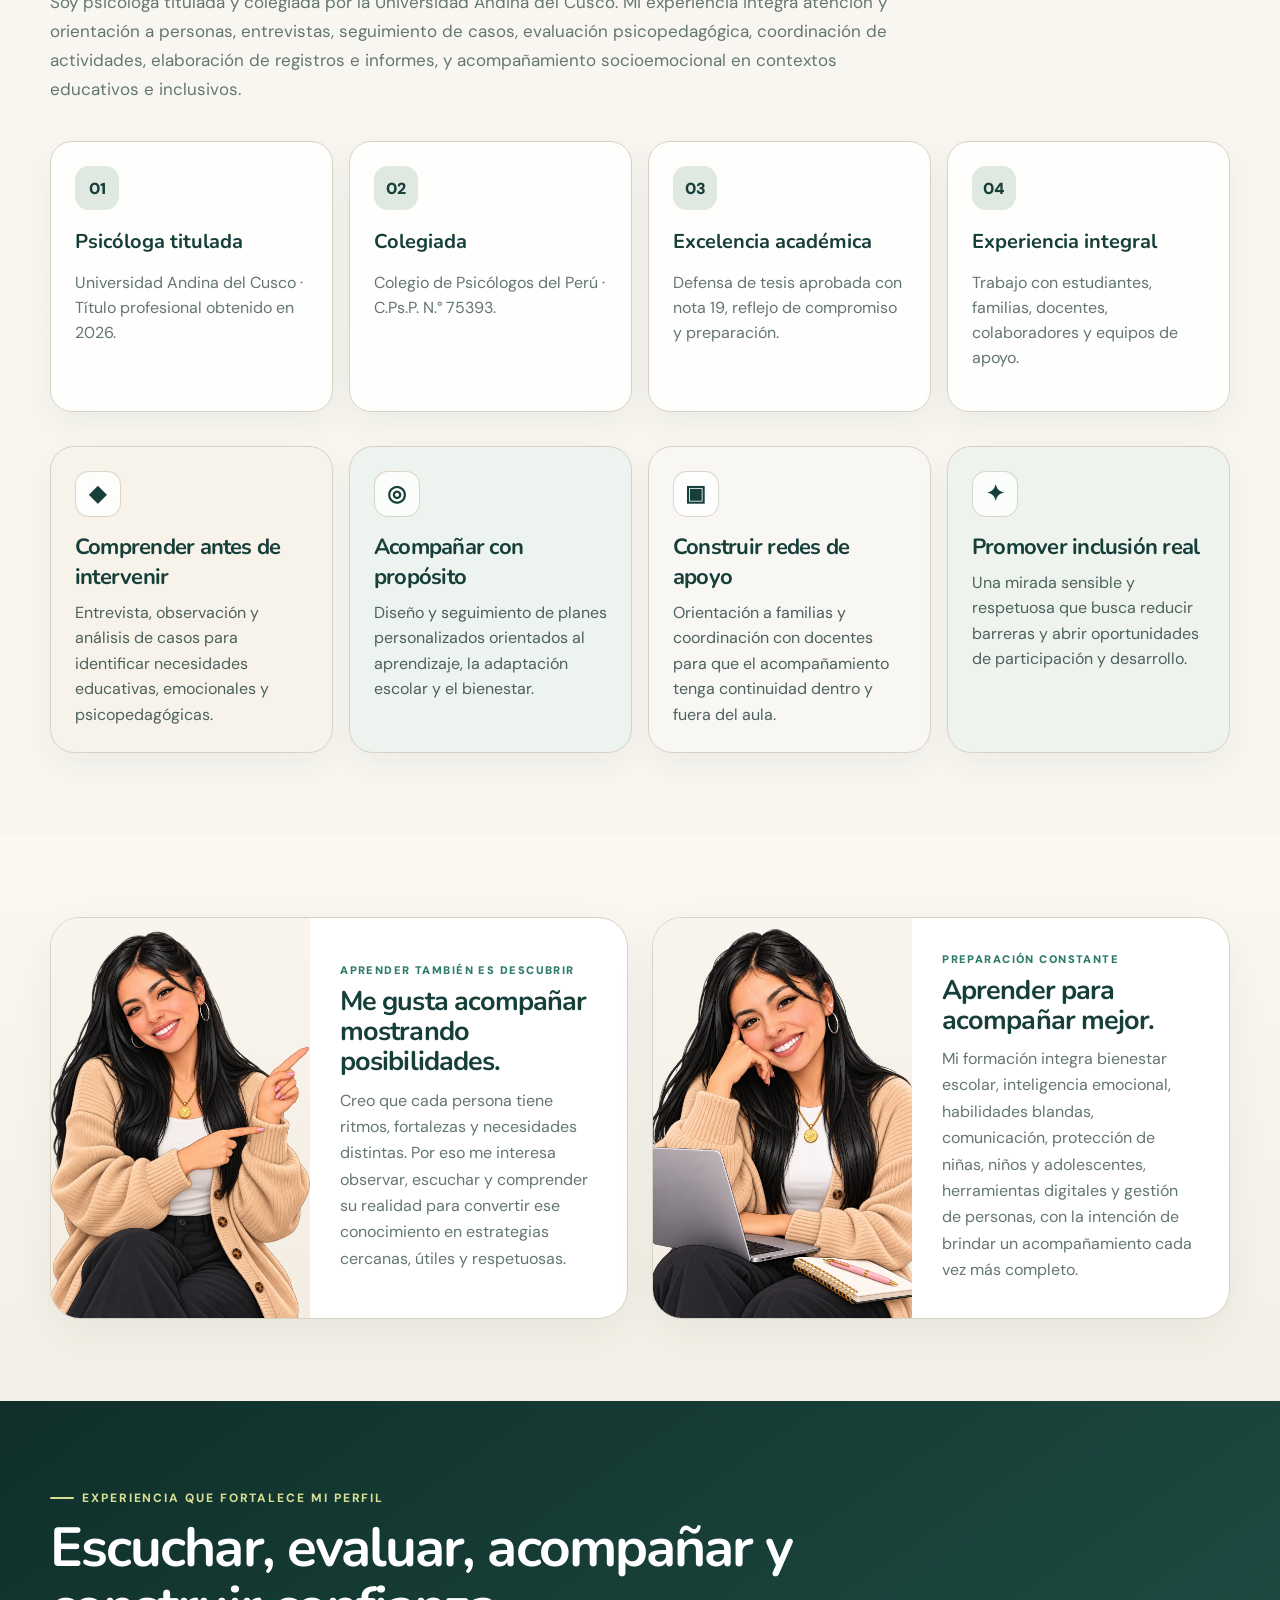
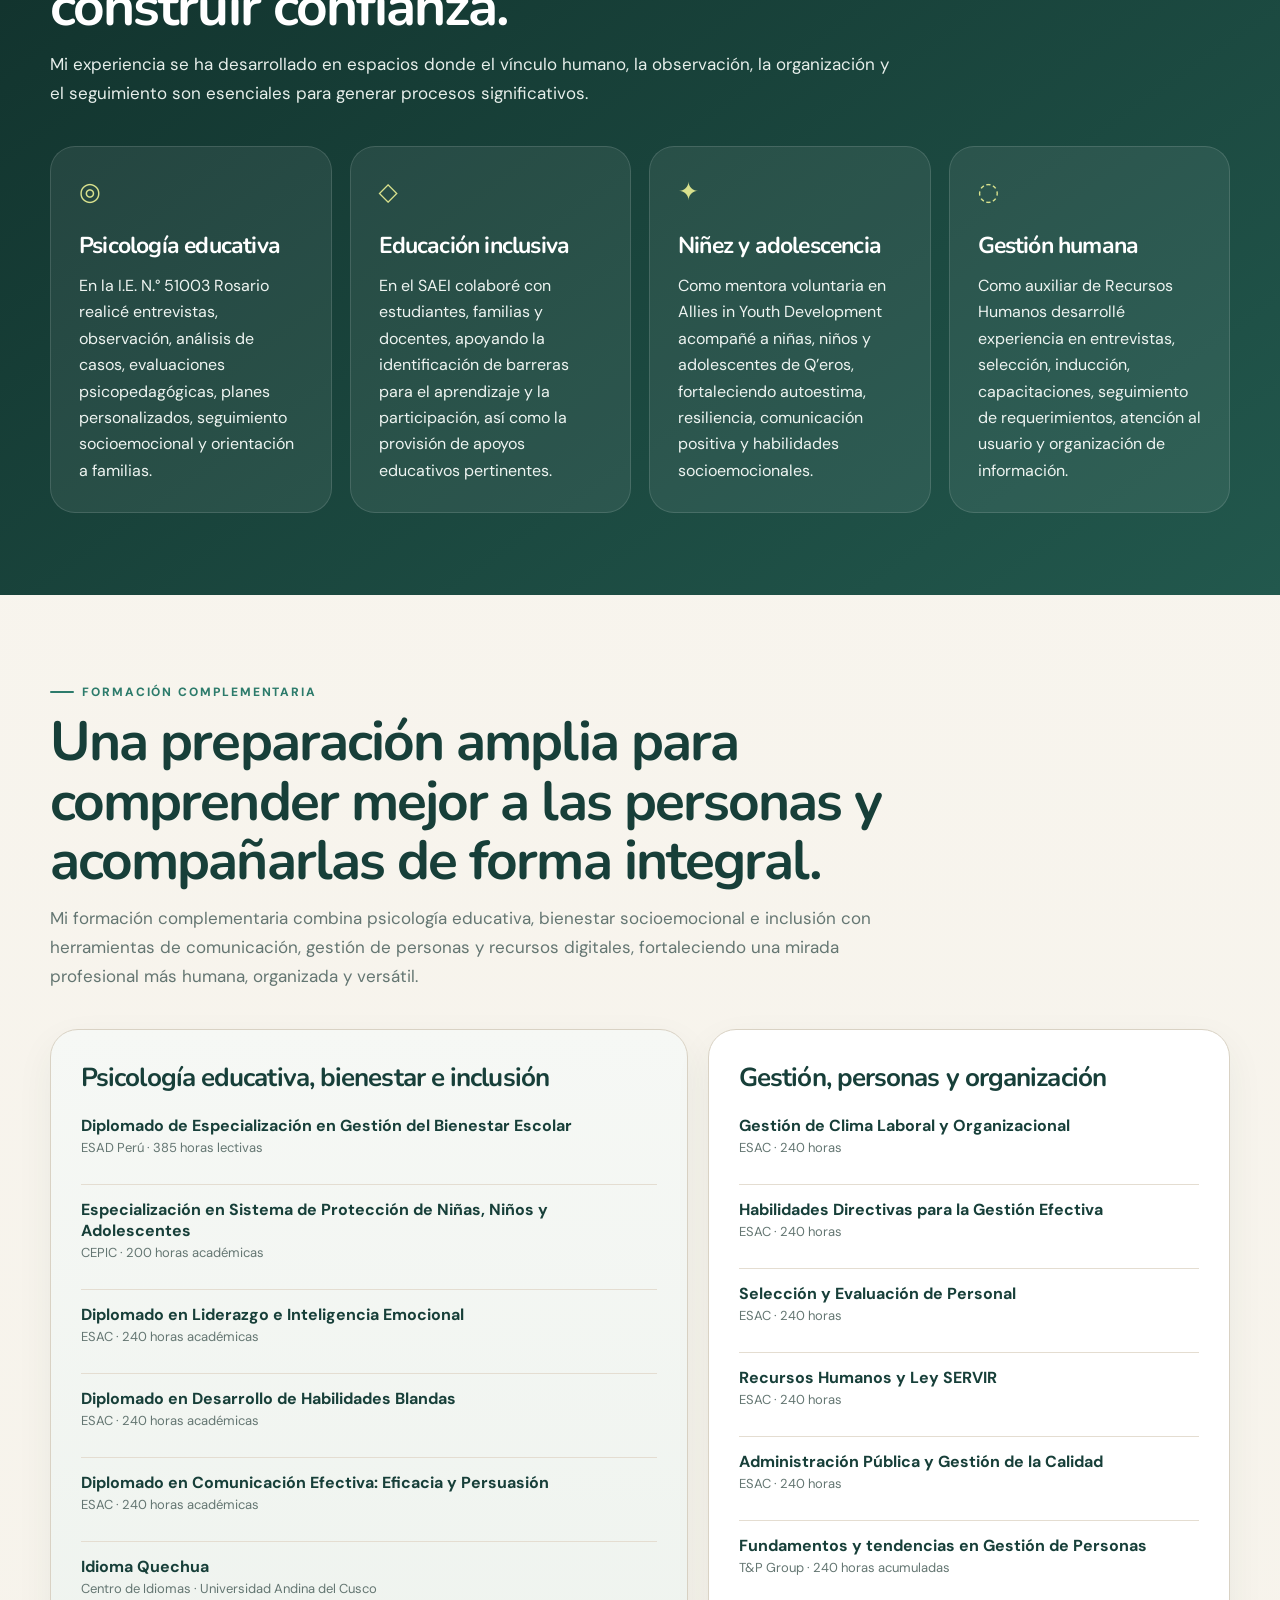
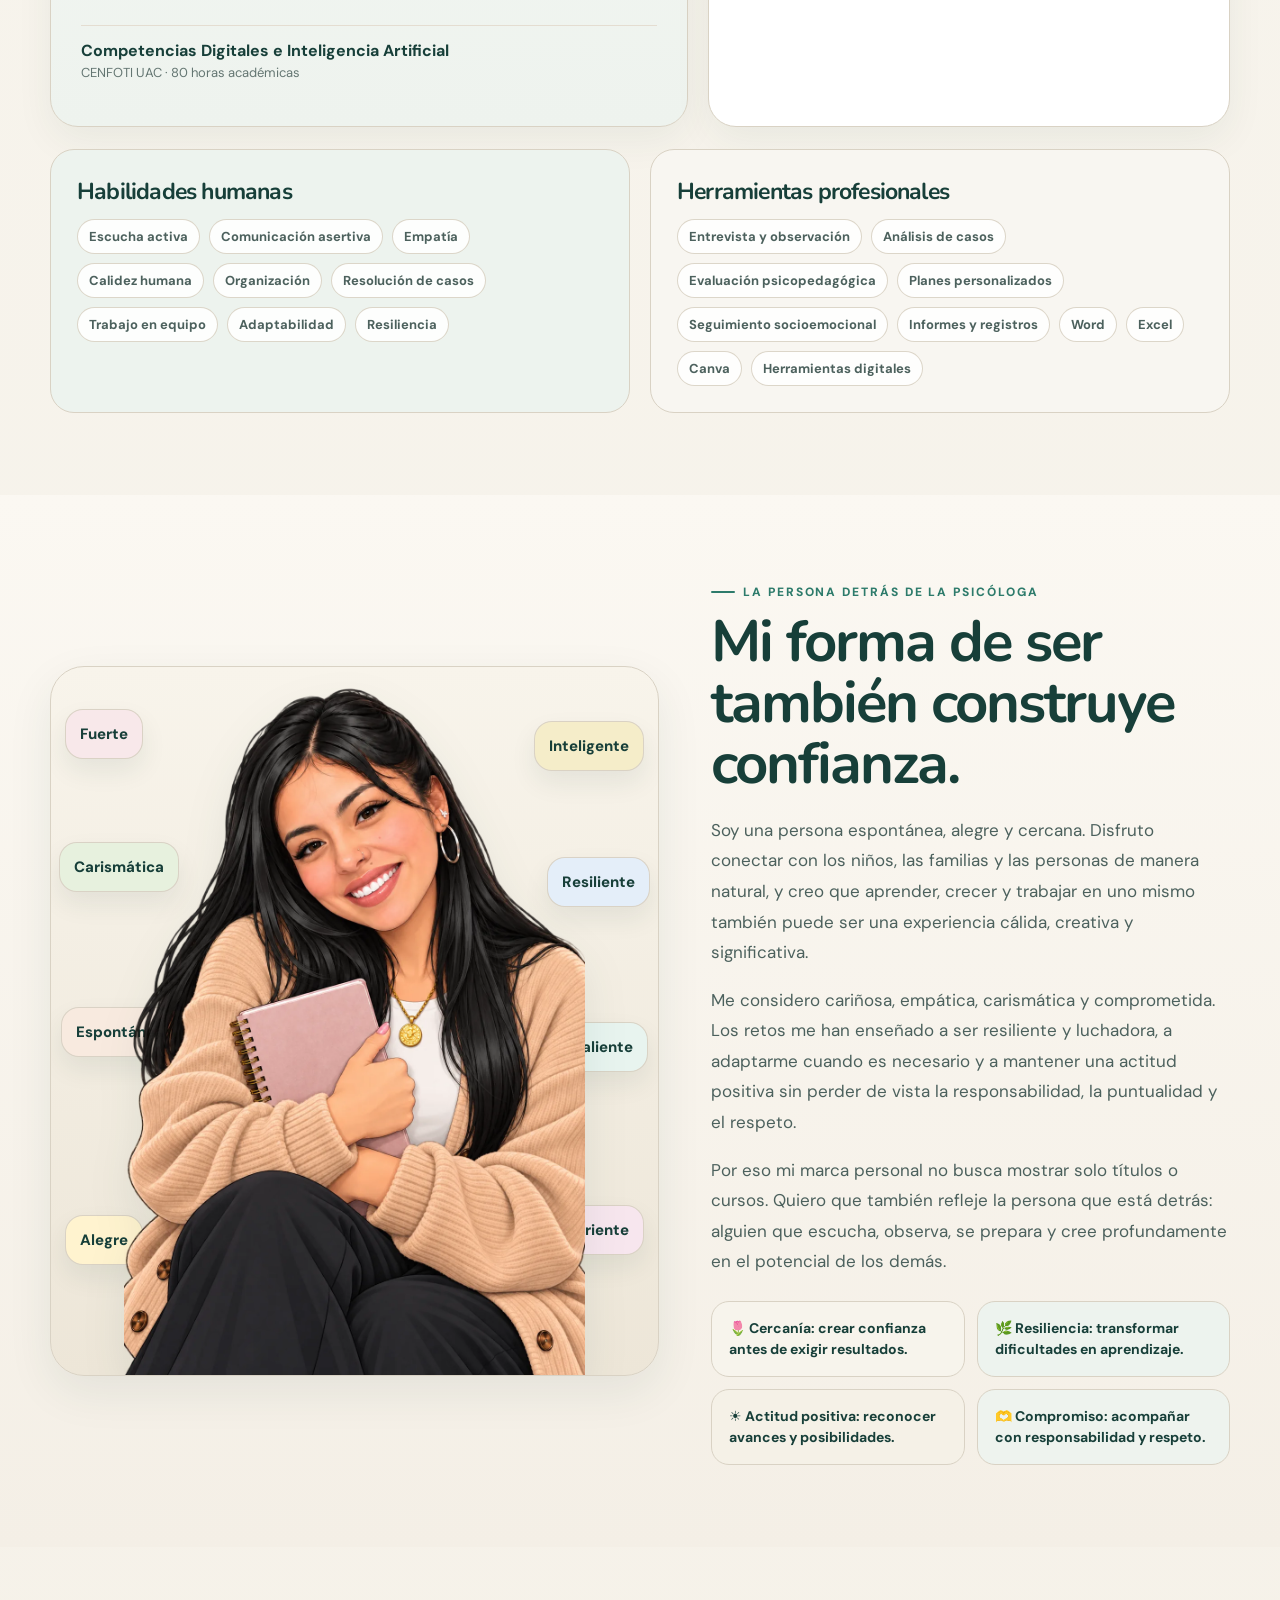
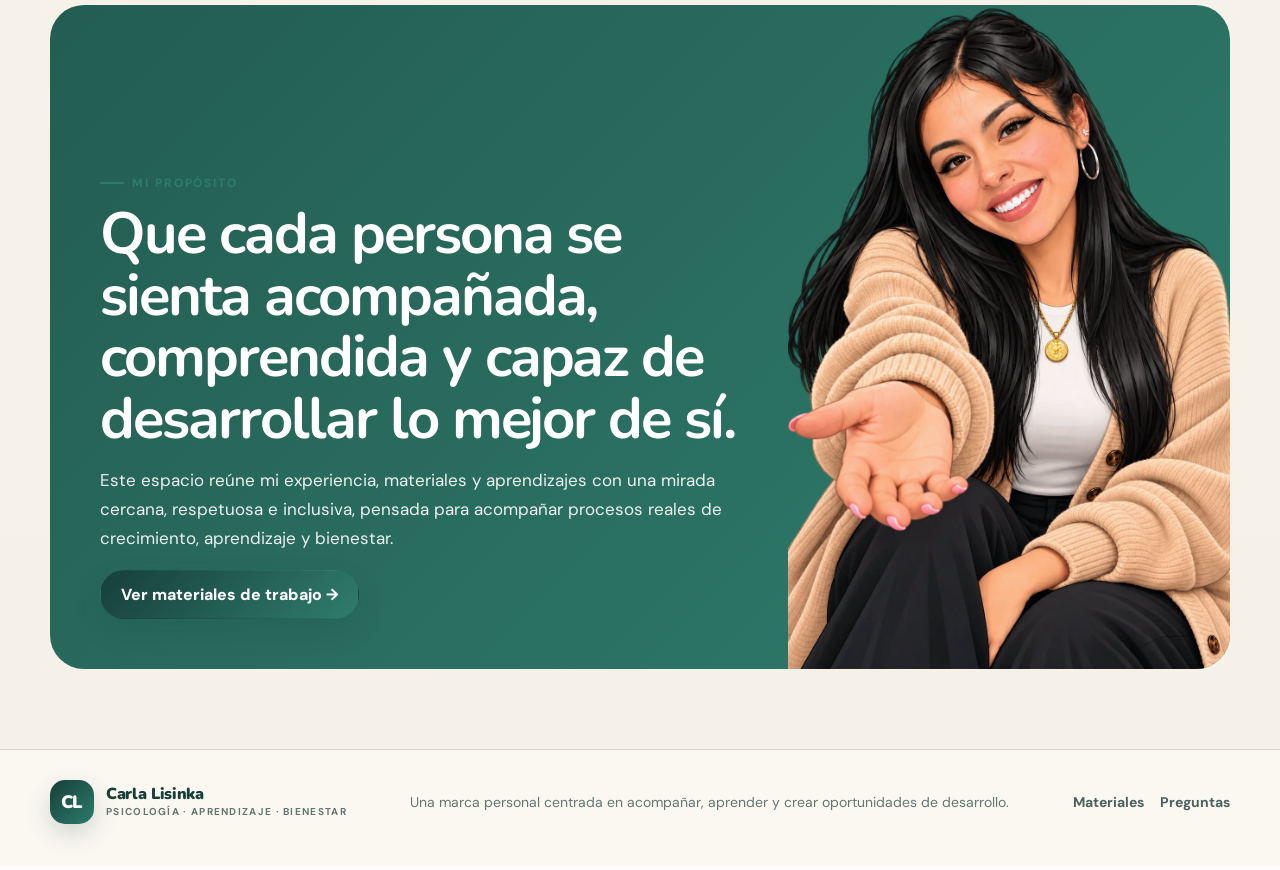
<file: sobre-mi.html>
<!doctype html><html lang="es"><head><meta charset="utf-8"><meta http-equiv="refresh" content="0; url=index.html"><title>Carla Lisinka</title></head><body><p><a href="index.html">Ir a Sobre mí</a></p></body></html>
</file>
<file: styles-v5.css>
@import url('https://fonts.googleapis.com/css2?family=DM+Sans:wght@400;500;600;700&family=Nunito:wght@700;800;900&display=swap');

:root{
  --forest:#173f39;
  --forest-soft:#2d7b6b;
  --forest-deep:#102f2a;
  --ink:#173f39;
  --ink-soft:#4c615d;
  --muted:#647672;
  --cream:#f5f0e7;
  --cream-2:#efe7d8;
  --sand:#e7decd;
  --sage:#dfe8e1;
  --sage-2:#edf3ee;
  --mist:#f7f9f7;
  --white:#ffffff;
  --line:#d9d2c4;
  --accent:#d8d08f;
  --shadow:0 22px 65px rgba(23,63,57,.10);
  --radius:30px;
}
*{box-sizing:border-box}
html{scroll-behavior:smooth}
body{margin:0;font-family:'DM Sans',system-ui,sans-serif;background:linear-gradient(180deg,#faf8f3 0%,#f5f1e8 100%);color:var(--ink)}
a{color:inherit;text-decoration:none}
img{max-width:100%;display:block}
button{font:inherit}
.container{width:min(1180px,calc(100% - 40px));margin-inline:auto}

.site-header{position:sticky;top:0;z-index:80;background:rgba(247,244,238,.94);backdrop-filter:blur(16px);border-bottom:1px solid rgba(217,210,196,.9)}
.nav-wrap{height:78px;display:flex;align-items:center;justify-content:space-between;gap:28px}
.brand{display:flex;align-items:center;gap:12px;font-family:'Nunito',sans-serif;font-weight:900;letter-spacing:-.02em}
.brand-mark{display:grid;place-items:center;width:44px;height:44px;border-radius:15px;background:linear-gradient(135deg,var(--forest),#2c7c6b);color:#fff;font-size:18px;box-shadow:0 10px 24px rgba(23,63,57,.18)}
.brand-copy{display:flex;flex-direction:column;line-height:1.05}
.brand-copy small{font-family:'DM Sans';font-size:10px;letter-spacing:.13em;text-transform:uppercase;color:var(--muted);font-weight:700;margin-top:4px}
.desktop-nav{display:flex;align-items:center;gap:8px}
.desktop-nav a{padding:10px 14px;border-radius:999px;font-weight:700;color:var(--ink-soft);transition:.2s ease}
.desktop-nav a:hover,.desktop-nav a.active{background:var(--sage);color:var(--forest)}
.menu-btn{display:none;border:0;background:var(--sage);width:44px;height:44px;border-radius:14px;color:var(--forest);font-size:22px;cursor:pointer}

.hero{padding:28px 0 24px;overflow:hidden;min-height:calc(100vh - 78px);display:flex;align-items:center}
.hero-grid{display:grid;grid-template-columns:1.03fr .97fr;gap:56px;align-items:center;width:100%;min-height:calc(100vh - 134px)}
.kicker{display:inline-flex;align-items:center;gap:8px;font-size:12px;font-weight:800;letter-spacing:.16em;text-transform:uppercase;color:var(--forest-soft)}
.kicker:before{content:'';width:24px;height:2px;background:var(--forest-soft);border-radius:999px}
h1,h2,h3{font-family:'Nunito',sans-serif;margin:0;letter-spacing:-.035em}
h1{font-size:clamp(48px,7vw,86px);line-height:.98;margin-top:16px;color:var(--forest)}
h1 span{color:var(--forest-soft)}
.hero-role{font-size:19px;font-weight:800;color:var(--forest-soft);margin:24px 0 12px}
.hero-lead{font-size:20px;line-height:1.65;color:var(--ink-soft);max-width:690px}
.hero-actions{display:flex;gap:12px;flex-wrap:wrap;margin-top:30px}
.btn{display:inline-flex;align-items:center;justify-content:center;gap:8px;border-radius:999px;padding:13px 20px;font-weight:800;border:1px solid transparent;transition:.2s ease}
.btn-primary{background:linear-gradient(135deg,var(--forest),#2f7d6c);color:#fff;box-shadow:0 12px 28px rgba(23,63,57,.16)}
.btn-secondary{background:#fff;border-color:var(--line);color:var(--forest)}
.btn:hover{transform:translateY(-2px)}
.hero-visual{position:relative;min-height:700px;display:grid;place-items:end center;padding:10px 0 0}
.hero-visual:before{content:'';position:absolute;width:min(520px,88%);aspect-ratio:1/1;right:22px;top:75px;border-radius:50%;background:radial-gradient(circle at 35% 35%, #e4ef98 0%, #d5e28b 58%, #ceda7d 100%);box-shadow:0 18px 45px rgba(120,140,60,.12)}
.hero-visual img{position:relative;z-index:2;width:min(610px,100%);max-height:760px;object-fit:contain;object-position:bottom;filter:drop-shadow(0 20px 25px rgba(16,47,42,.10))}
.float-card{position:absolute;z-index:4;background:rgba(255,255,255,.98);border:1px solid rgba(217,210,196,.72);box-shadow:0 14px 30px rgba(23,63,57,.08);padding:18px 18px;border-radius:20px;font-size:13px;line-height:1.45;max-width:230px;color:var(--ink-soft)}
.float-card strong{display:block;font-size:17px;font-family:'Nunito',sans-serif;color:var(--forest);margin-bottom:4px}
.fc1{top:150px;left:-10px}.fc2{right:-10px;top:360px}.fc3{left:25px;bottom:74px}

.purpose-strip{margin:18px auto 84px;width:min(1080px,calc(100% - 40px));padding:34px 40px;border-radius:30px;background:linear-gradient(135deg,var(--forest-deep),#21574d);color:#fff;display:flex;justify-content:space-between;align-items:center;gap:24px;box-shadow:var(--shadow)}
.purpose-strip p{font-family:'Nunito';font-size:clamp(22px,3vw,31px);line-height:1.34;margin:0;max-width:840px}.purpose-strip span{max-width:190px;color:#f0f4f1;font-weight:700;line-height:1.45}

.section{padding:82px 0}
.section.soft{background:linear-gradient(180deg,#fbf8f2,#f4efe6)}
.section.dark{background:linear-gradient(145deg,var(--forest-deep),#22584d);color:#fff}
.section-head{max-width:850px;margin-bottom:38px}
.section-head.center{text-align:center;margin-inline:auto}
.section-head.center .kicker{justify-content:center}
.section-head h2{font-size:clamp(34px,5vw,55px);line-height:1.08;margin:12px 0 14px;color:inherit}
.section-head p{font-size:17px;line-height:1.7;color:var(--muted);margin:0}
.dark .section-head p{color:#e7efeb}
.dark .kicker{color:#d7df94}.dark .kicker:before{background:#d7df94}

.credential-grid{display:grid;grid-template-columns:repeat(4,1fr);gap:16px}
.credential{background:rgba(255,255,255,.88);border:1px solid var(--line);border-radius:22px;padding:24px;min-height:176px;box-shadow:0 12px 34px rgba(23,63,57,.06)}
.credential .num{display:grid;place-items:center;width:44px;height:44px;border-radius:14px;background:var(--sage);color:var(--forest);font-weight:900;margin-bottom:18px}
.credential strong{font-family:'Nunito';font-size:20px;display:block;color:var(--forest)}
.credential p{color:var(--muted);line-height:1.55}

.focus-grid{display:grid;grid-template-columns:repeat(4,1fr);gap:16px;margin-top:34px}
.focus-card{border-radius:24px;padding:24px;border:1px solid var(--line);background:#fff;box-shadow:0 12px 30px rgba(23,63,57,.05)}
.focus-card:nth-child(1){background:#f7f3ea}.focus-card:nth-child(2){background:var(--sage-2)}.focus-card:nth-child(3){background:#f8f7f4}.focus-card:nth-child(4){background:#eef3ed}
.focus-card .focus-icon{width:46px;height:46px;display:grid;place-items:center;border-radius:14px;background:rgba(255,255,255,.78);border:1px solid rgba(217,210,196,.9);font-size:22px;margin-bottom:15px;color:var(--forest)}.focus-card .focus-icon.minimal{font-family:'Nunito',sans-serif;font-weight:900;letter-spacing:.02em}.focus-card h3{font-size:22px;margin-bottom:8px;color:var(--forest)}.focus-card p{margin:0;color:var(--ink-soft);line-height:1.6}

.story-grid{display:grid;grid-template-columns:1fr 1fr;gap:24px}
.story-card{background:#fff;border:1px solid var(--line);border-radius:30px;overflow:hidden;display:grid;grid-template-columns:.9fr 1.1fr;min-height:355px;box-shadow:0 14px 40px rgba(23,63,57,.06)}
.story-card img{height:100%;width:100%;object-fit:contain;object-position:bottom;background:linear-gradient(180deg,#f9f5ee,#f3ede2)}
.story-copy{padding:34px 30px;display:flex;flex-direction:column;justify-content:center}.mini-label{font-size:11px;font-weight:900;letter-spacing:.13em;color:var(--forest-soft)}.story-copy h3{font-size:27px;line-height:1.12;margin:10px 0;color:var(--forest)}.story-copy p{color:var(--muted);line-height:1.65;margin:0}

.experience-grid{display:grid;grid-template-columns:repeat(4,1fr);gap:18px}
.experience-card{padding:28px;border-radius:25px;background:rgba(255,255,255,.07);border:1px solid rgba(255,255,255,.13)}
.experience-card .icon{font-size:25px;margin-bottom:22px;color:#d9e18d}.experience-card h3{font-size:23px;margin-bottom:12px}.experience-card p{margin:0;color:#eef4f1;line-height:1.65}

.training-grid{display:grid;grid-template-columns:1.1fr .9fr;gap:20px}
.training-panel{background:#fff;border:1px solid var(--line);border-radius:28px;padding:30px;box-shadow:0 14px 38px rgba(23,63,57,.06)}
.training-panel.featured{background:linear-gradient(180deg,#f6f8f5,#eef3ee)}
.training-panel h3{font-size:26px;margin:0 0 20px;color:var(--forest)}
.training-panel ul{list-style:none;padding:0;margin:0;display:grid;gap:13px}
.training-panel li{padding:14px 0;border-top:1px solid #e4ddd1}
.training-panel li:first-child{border-top:0;padding-top:0}
.training-panel strong{display:block}.training-panel span{font-size:13px;color:var(--muted)}

.skills-strip{display:grid;grid-template-columns:1fr 1fr;gap:20px;margin-top:22px}
.skill-box{border-radius:24px;padding:26px;border:1px solid var(--line);background:#fff}
.skill-box:nth-child(1){background:var(--sage-2)}.skill-box:nth-child(2){background:#f8f6f1}
.skill-box h3{font-size:23px;margin-bottom:12px;color:var(--forest)}
.skill-tags{display:flex;flex-wrap:wrap;gap:9px}
.skill-tags span{background:rgba(255,255,255,.86);border:1px solid rgba(217,210,196,.9);padding:8px 11px;border-radius:999px;font-size:13px;font-weight:700;color:var(--ink-soft)}

.personal-grid{display:grid;grid-template-columns:1.08fr .92fr;gap:52px;align-items:center}
.personal-photo-shell{position:relative;display:flex;justify-content:center;align-items:center}
.personal-photo{position:relative;background:linear-gradient(180deg,#f8f4eb,#ede6d8);border-radius:34px;min-height:690px;width:min(620px,100%);display:grid;place-items:end center;overflow:hidden;border:1px solid var(--line);box-shadow:0 16px 46px rgba(23,63,57,.08);padding-top:16px}
.personal-photo img{position:relative;z-index:1;width:76%;height:100%;margin-inline:auto;object-fit:contain;object-position:bottom;filter:drop-shadow(0 18px 22px rgba(16,47,42,.08))}
.sticky-cloud{position:absolute;inset:0;pointer-events:none}
.sticky-note{position:absolute;display:flex;align-items:center;justify-content:center;min-height:50px;padding:12px 14px;border-radius:18px;background:rgba(255,255,255,.97);border:1px solid rgba(217,210,196,.96);box-shadow:0 12px 26px rgba(23,63,57,.08);font-size:15px;line-height:1.2;font-weight:800;color:var(--forest);text-align:center;pointer-events:auto}
.sticky-cloud .sticky-note:nth-child(1){top:42px;left:14px;background:#f8e8ea}
.sticky-cloud .sticky-note:nth-child(2){top:54px;right:14px;background:#f5edc9}
.sticky-cloud .sticky-note:nth-child(3){top:175px;left:8px;background:#e7f1de}
.sticky-cloud .sticky-note:nth-child(4){top:190px;right:8px;background:#e4eef9}
.sticky-cloud .sticky-note:nth-child(5){top:340px;left:10px;background:#f8eadf}
.sticky-cloud .sticky-note:nth-child(6){top:355px;right:10px;background:#e8f4ef}
.sticky-cloud .sticky-note:nth-child(7){bottom:110px;left:14px;background:#fff3cf}
.sticky-cloud .sticky-note:nth-child(8){bottom:120px;right:14px;background:#f7e6ee}
.personal-copy h2{font-size:clamp(38px,5vw,58px);line-height:1.05;margin:12px 0 20px;color:var(--forest)}
.personal-copy p{font-size:17px;color:var(--ink-soft);line-height:1.8}
.personal-highlights{display:grid;grid-template-columns:1fr 1fr;gap:12px;margin-top:24px}
.personal-highlight{padding:16px 17px;border-radius:18px;border:1px solid var(--line);font-size:14px;line-height:1.5;font-weight:700;background:#fff;color:var(--forest)}
.personal-highlight:nth-child(1){background:#f7f4ec}.personal-highlight:nth-child(2){background:var(--sage-2)}.personal-highlight:nth-child(3){background:#f5f1e7}.personal-highlight:nth-child(4){background:#eef3ee}

.final-cta{padding:58px 0 80px}
.final-box{border-radius:34px;background:linear-gradient(135deg,#235d51,#2f7d6d);color:#fff;display:grid;grid-template-columns:1fr .6fr;align-items:end;overflow:hidden;min-height:390px}
.final-copy{padding:50px}.final-copy h2{font-size:clamp(36px,5vw,58px);line-height:1.06;margin:12px 0}.final-copy p{color:#edf2ef;line-height:1.7;font-size:17px}.final-box img{width:100%;height:100%;object-fit:contain;object-position:bottom}

/* Secondary pages */
.page-hero{padding:70px 0 40px}
.page-hero-inner{background:linear-gradient(135deg,#f8f4eb,#edf3ee 58%,#f3ebdb);border:1px solid var(--line);border-radius:34px;padding:50px;position:relative;overflow:hidden}
.page-hero-inner:after{content:'✦';position:absolute;right:32px;top:20px;font-size:90px;color:rgba(23,63,57,.08)}
.page-hero h1{font-size:clamp(44px,6vw,72px);margin:12px 0;color:var(--forest)}
.page-hero p{max-width:760px;color:var(--ink-soft);line-height:1.7;font-size:18px}

.material-grid{display:grid;grid-template-columns:repeat(2,1fr);gap:20px}
.material-card{background:#fff;border:1px solid var(--line);border-radius:28px;padding:30px;min-height:220px;box-shadow:0 15px 38px rgba(23,63,57,.06);position:relative;overflow:hidden}
.material-card:after{content:'';position:absolute;width:120px;height:120px;border-radius:50%;background:var(--sage);right:-30px;top:-30px}.material-card:nth-child(2):after{background:#f3ebdb}.material-card:nth-child(3):after{background:#eef3ee}.material-card:nth-child(4):after{background:#ece8dc}
.material-icon{width:48px;height:48px;display:grid;place-items:center;border-radius:15px;background:linear-gradient(135deg,#f8f4eb,#eef3ee);font-size:24px;margin-bottom:20px;position:relative;z-index:2}
.material-card h3{font-size:28px;margin-bottom:10px;color:var(--forest)}
.material-card p{color:var(--muted);line-height:1.65;margin:0}.material-note{margin-top:22px;padding:16px 18px;background:#faf7f1;border:1px dashed #cfc3b0;border-radius:18px;color:#6c6152;font-size:14px}

.questions-toolbar{display:flex;gap:9px;flex-wrap:wrap;margin:0 0 26px}
.filter-btn{border:1px solid var(--line);background:#fff;border-radius:999px;padding:9px 14px;font-weight:800;color:var(--ink-soft);cursor:pointer;transition:.2s}
.filter-btn:hover,.filter-btn.active{background:var(--sage);border-color:#cfdad1;color:var(--forest)}
.question-section{padding:20px 0 92px}
.question-grid{display:grid;grid-template-columns:repeat(4,1fr);gap:22px;align-items:start;overflow:visible}
.question-card{position:relative;z-index:1;background:#fff;border:1px solid var(--line);border-radius:24px;padding:10px;box-shadow:0 13px 34px rgba(23,63,57,.09);transition:transform .22s ease,box-shadow .22s ease,z-index 0s;cursor:zoom-in;transform-origin:center center}
.question-card:hover{transform:scale(1.18);z-index:30;box-shadow:0 26px 70px rgba(23,63,57,.18)}
.question-card img{width:100%;aspect-ratio:2/3;object-fit:cover;border-radius:18px;background:#fafafa}
.question-card figcaption{padding:12px 8px 7px;font-weight:800;font-size:14px;line-height:1.3;color:var(--forest)}
.question-card .tag{font-size:10px;letter-spacing:.11em;text-transform:uppercase;color:var(--forest-soft);margin-top:4px;display:block}
.question-card.hidden{display:none}
.lightbox{position:fixed;inset:0;z-index:200;background:rgba(14,29,26,.88);display:none;align-items:center;justify-content:center;padding:26px}
.lightbox.open{display:flex}.lightbox img{max-width:min(94vw,980px);max-height:92vh;border-radius:18px;box-shadow:0 28px 80px rgba(0,0,0,.45)}.lightbox-close{position:fixed;right:22px;top:20px;border:0;background:#fff;color:#39454a;width:46px;height:46px;border-radius:50%;font-size:28px;cursor:pointer;box-shadow:0 10px 35px rgba(0,0,0,.25)}

footer{padding:30px 0 42px;border-top:1px solid var(--line);background:#fbf8f2}.footer-wrap{display:flex;align-items:center;justify-content:space-between;gap:20px}.footer-wrap p{margin:0;color:var(--muted);font-size:14px}.footer-links{display:flex;gap:16px;color:var(--ink-soft);font-weight:700;font-size:14px}

@media(max-width:1180px){
 .personal-grid{grid-template-columns:1fr}.personal-photo-shell{max-width:860px;margin-inline:auto}
}
@media(max-width:1100px){
 .hero-grid{grid-template-columns:1fr}.hero{min-height:auto;padding-top:42px}.hero-grid{min-height:auto}.hero-visual{min-height:540px}.credential-grid{grid-template-columns:repeat(2,1fr)}.focus-grid{grid-template-columns:repeat(2,1fr)}.story-grid{grid-template-columns:1fr}.experience-grid{grid-template-columns:repeat(2,1fr)}.training-grid{grid-template-columns:1fr}.question-grid{grid-template-columns:repeat(3,1fr)}
}
@media(max-width:900px){
 .personal-photo-shell{display:flex}.personal-photo{min-height:0;max-width:470px;margin-inline:auto}.sticky-cloud .sticky-note:nth-child(1){top:10px;left:8px}.sticky-cloud .sticky-note:nth-child(2){top:10px;right:8px}.sticky-cloud .sticky-note:nth-child(3){top:120px;left:2px}.sticky-cloud .sticky-note:nth-child(4){top:120px;right:2px}.sticky-cloud .sticky-note:nth-child(5){top:230px;left:8px}.sticky-cloud .sticky-note:nth-child(6){top:240px;right:8px}.sticky-cloud .sticky-note:nth-child(7){bottom:115px;left:8px}.sticky-cloud .sticky-note:nth-child(8){bottom:108px;right:8px}
}
@media(max-width:800px){
 .desktop-nav{display:none;position:absolute;left:20px;right:20px;top:70px;background:#fff;border:1px solid var(--line);padding:12px;border-radius:20px;box-shadow:var(--shadow);flex-direction:column;align-items:stretch}.desktop-nav.open{display:flex}.desktop-nav a{text-align:center}.menu-btn{display:block}.nav-wrap{height:68px}.brand-copy small{display:none}.hero{padding-top:24px}.float-card{display:block;max-width:180px;padding:12px 14px}.fc1{top:58px;left:2px}.fc2{right:0;top:235px}.fc3{left:8px;bottom:26px}.purpose-strip{flex-direction:column;align-items:flex-start}.story-card{grid-template-columns:1fr}.story-card img{height:300px}.experience-grid{grid-template-columns:1fr}.final-box{grid-template-columns:1fr}.final-box img{height:300px}.material-grid{grid-template-columns:1fr}.question-grid{grid-template-columns:repeat(2,1fr);gap:16px}.question-card:hover{transform:none}.footer-wrap{flex-direction:column;align-items:flex-start}.skills-strip{grid-template-columns:1fr}
}
@media(max-width:650px){
 .container{width:min(100% - 26px,1180px)}.hero{padding-top:18px}h1{font-size:48px}.hero-role{font-size:16px}.hero-lead{font-size:17px}.hero-visual{min-height:420px}.hero-visual:before{width:82%;right:8%;top:44px}.float-card{max-width:150px;padding:10px 12px;font-size:11px}.float-card strong{font-size:14px}.fc1{top:34px;left:0}.fc2{right:0;top:188px}.fc3{left:6px;bottom:20px}.purpose-strip{margin-bottom:46px;padding:24px}.purpose-strip p{font-size:22px}.purpose-strip span{max-width:none}.section{padding:58px 0}.credential-grid,.focus-grid{grid-template-columns:1fr}.page-hero-inner{padding:34px 24px}.question-grid{grid-template-columns:1fr 1fr;gap:10px}.question-card{padding:6px;border-radius:16px}.question-card img{border-radius:12px}.question-card figcaption{font-size:12px;padding:9px 5px 4px}.question-card .tag{font-size:9px}.training-panel{padding:22px}.personal-highlights{grid-template-columns:1fr}.personal-photo{max-width:100%;min-height:540px}.sticky-note{font-size:13px;min-height:42px;padding:9px 10px}.sticky-cloud .sticky-note:nth-child(1){top:10px;left:6px}.sticky-cloud .sticky-note:nth-child(2){top:10px;right:6px}.sticky-cloud .sticky-note:nth-child(3){top:100px;left:0}.sticky-cloud .sticky-note:nth-child(4){top:100px;right:0}.sticky-cloud .sticky-note:nth-child(5){top:206px;left:6px}.sticky-cloud .sticky-note:nth-child(6){top:214px;right:6px}.sticky-cloud .sticky-note:nth-child(7){bottom:92px;left:6px}.sticky-cloud .sticky-note:nth-child(8){bottom:90px;right:6px}.final-copy{padding:34px 24px}
}

@media(min-width:901px){.personal-photo .sticky-note{max-width:128px}.personal-photo-shell{max-width:680px;margin-inline:auto}}
</file>
